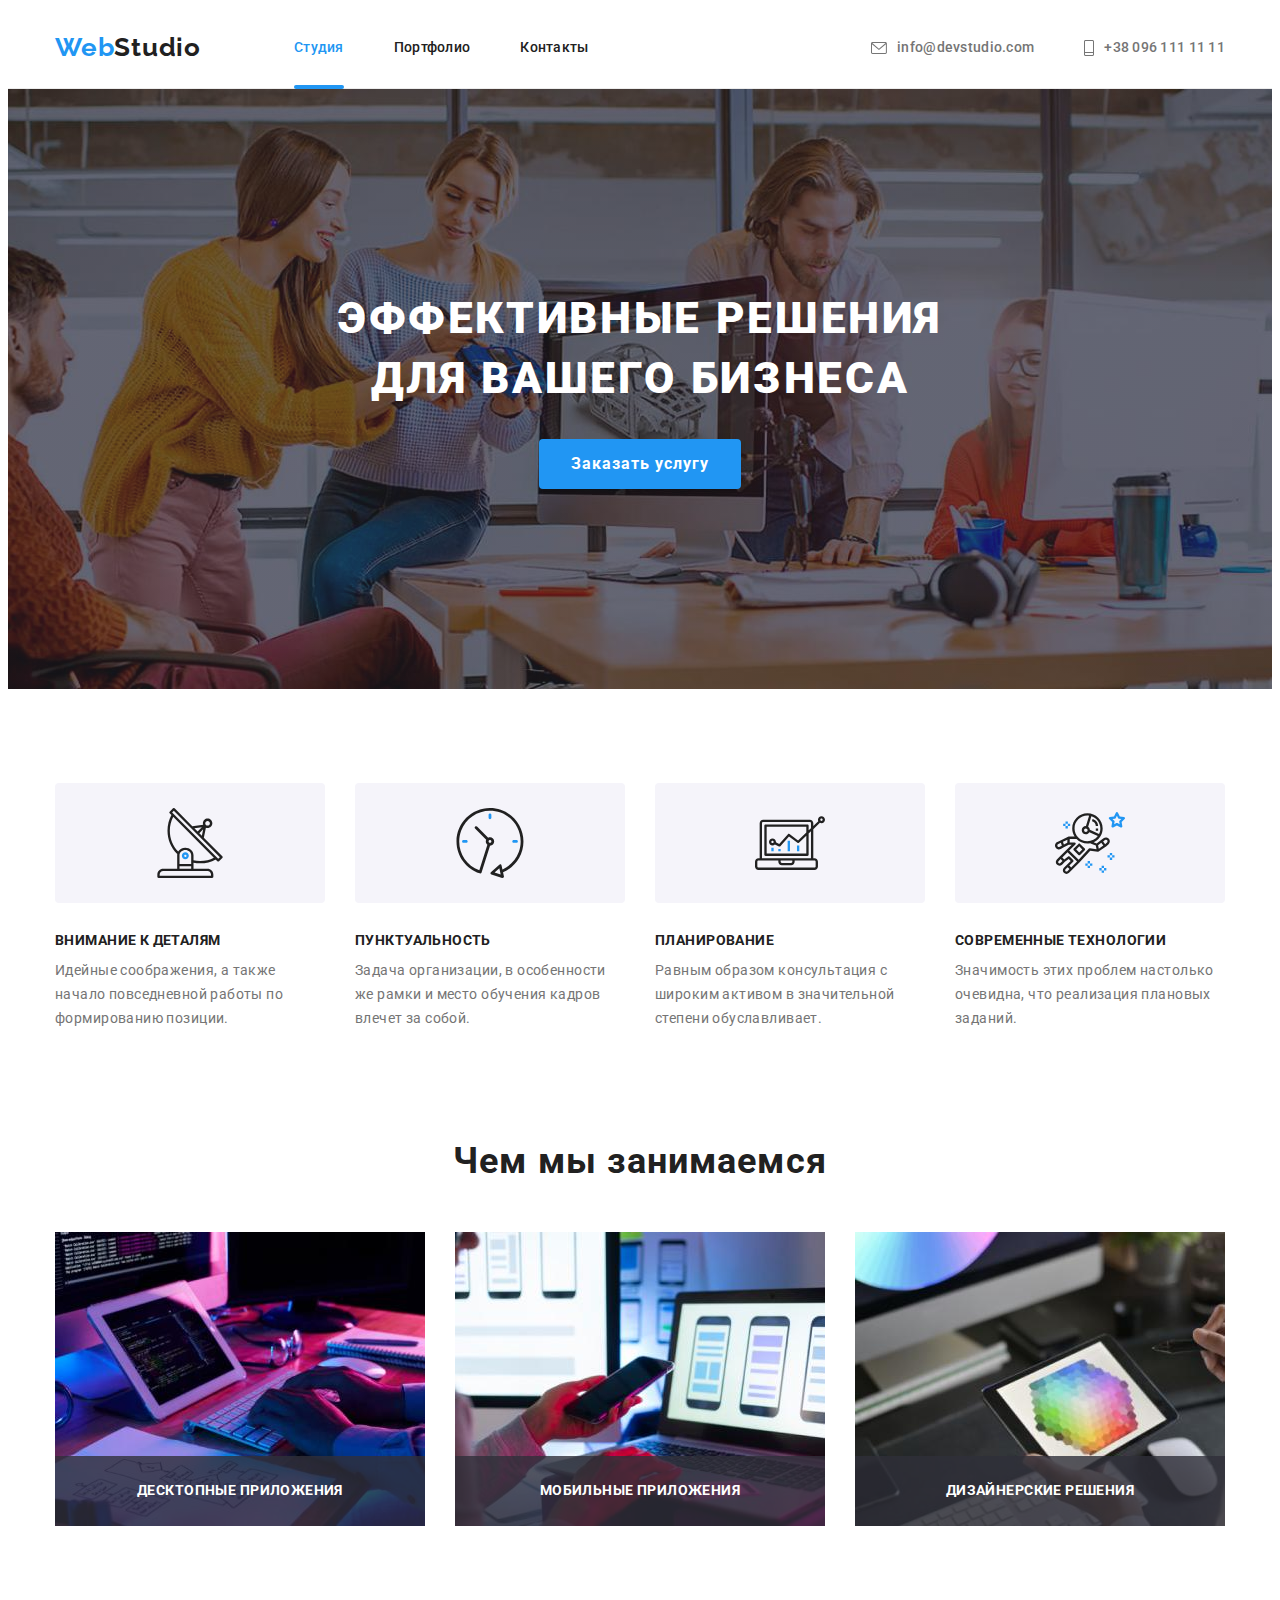
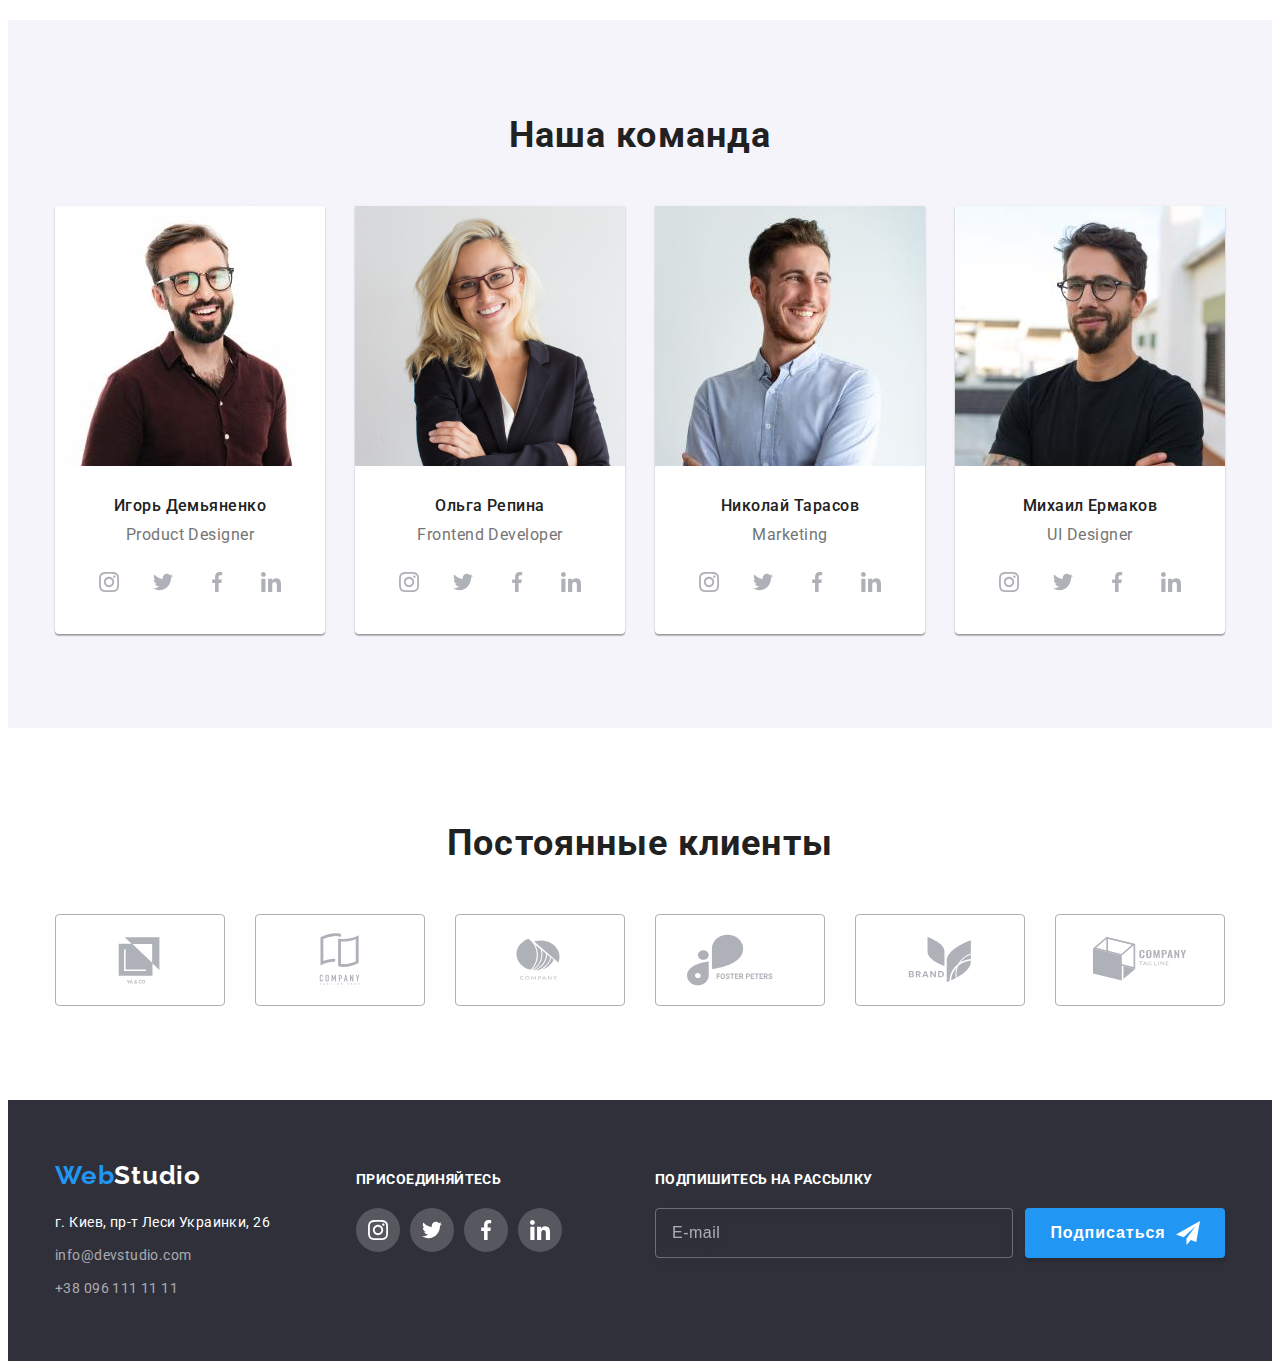
<file: index.html>
<!DOCTYPE html>
<html lang="ru">
  <head>
    <meta charset="UTF-8" />
    <meta http-equiv="X-UA-Compatible" content="IE=edge" />
    <meta name="viewport" content="width=device-width, initial-scale=1.0" />
    <title>WebStudio</title>
    <link rel="preconnect" href="https://fonts.googleapis.com" />
    <link rel="preconnect" href="https://fonts.gstatic.com" crossorigin />
    <link
      href="https://fonts.googleapis.com/css2?family=Raleway:wght@700&family=Roboto:wght@400;500;700;900&display=swap"
      rel="stylesheet"
    />
    <link
      rel="stylesheet"
      href="https://cdnjs.cloudflare.com/ajax/libs/modern-normalize/1.1.0/modern-normalize.min.css"
      integrity="sha512-wpPYUAdjBVSE4KJnH1VR1HeZfpl1ub8YT/NKx4PuQ5NmX2tKuGu6U/JRp5y+Y8XG2tV+wKQpNHVUX03MfMFn9Q=="
      crossorigin="anonymous"
      referrerpolicy="no-referrer"
    />
    <!-- <link rel="stylesheet" href="./css/styles.css" /> -->
    <link rel="stylesheet" href="./css/main.min.css" />
  </head>
  <body>
      <!--HEADER-->
  
  <header class="header">
    <div class="conteiner header__container"> 
      <!-- <nav class="header__navigation"> -->
        <a href="./index.html" class="logo header__logo"
          >Web<span class="logo--dark">Studio</span></a
        >
        <!-- МОБИЛЬНОЕ МЕНЮ -->
        <button class="nav__menu-button" type="button" data-menu-open>
          <svg class="nav__icon-menu" width="40" height="40" aria-label="Переключатель мобильного меню">
            <use href="./images/symboldefs.svg#menu-open"></use>
          </svg>
        </button>
        
        <div class="mobile-menu" data-menu>
          <button data-menu-close class="nav__menu-button nav__menu-button--close" type="button">
            <svg class="nav__icon-close" width="40" height="40" aria-label="Переключатель мобильного меню">
              <use href="./images/symboldefs.svg#menu-close"></use>
            </svg>
          </button>
        
          <nav class="mob-nav">
            <ul class="mob-nav__list">
              <li class="mob-nav__item">
                <a href="./index.html" class="mob-nav__link mob-nav__link--current">Студия</a>
              </li>
              <li class="mob-nav__item">
                <a href="./portfolio.html" class="mob-nav__link">Портфолио</a>
              </li>
              <li class="mob-nav__item">
                <a href="#" class="mob-nav__link">Контакты</a>
              </li>
            </ul>
          </nav>
          <div class="mobile-contacts-box">
            <ul class="mobile-contacts">
              <li class="mobile-contacts__item">
                <a href="tel:+380961111111" class="mobile-contacts__tel">
                  +38 096 111 11 11</a>
              </li>
              <li class="mobile-contacts__item">
                <a href="mailto:info@devstudio.com" class="mobile-contacts__mail">
                  info@devstudio.com</a>
              </li>
            </ul>
            <ul class="mobile-social">
              <li class="mobile-social__item">
                <a href="/" class="mobile-social__link">Instagram</a>
              </li>
              <li class="mobile-social__item">
                <a href="/" class="mobile-social__link">Twitter</a>
              </li>
              <li class="mobile-social__item">
                <a href="/" class="mobile-social__link">Facebook</a>
              </li>
              <li class="mobile-social__item">
                <a href="/" class="mobile-social__link">LinkedIn</a>
              </li>
            </ul>
          </div>
        </div>
        <!-- КОНЕЦ МОБИЛЬНОГО МЕНЮ -->

        <nav class="header__navigation">
          <ul class="menu">
            <li class="menu__item">
              <a class="menu__link menu__link--current" href="">Студия</a>
            </li>
            <li class="menu__item">
              <a class="menu__link" href="./portfolio.html" target="_self">Портфолио</a>
            </li>
            <li class="menu__item"><a class="menu__link" href="">Контакты</a></li>
          </ul>
        </nav>
        
      <!-- Авторизация -->
      
      <ul class="header-contacts">
        <li class="header-contacts__item">
          <a class="header-contacts__link" href="mailto:info@devstudio.com"
            >
              <svg class="header-contacts__mail"> 
                <use href="./images/symboldefs.svg#icon-envelope"></use>
              </svg>
            info@devstudio.com</a
          >
        </li>
        <li class="header-contacts__item">
          <a class="header-contacts__link" href="tel:+380961111111"
            >
            <svg class="header-contacts__tel"> 
              <use href="./images/symboldefs.svg#icon-phonevector"></use>
            </svg>
            +38 096 111 11 11</a
          >
        </li>
      </ul>
    
    </div>
  </header>


    <main>
      <!-- ===HERO==
        Эффективные решения для вашего бизнеса-->

      <section class="hero">
      <div class="conteiner">
        <h1 class="hero__title">
          Эффективные решения <br />
          для вашего бизнеса
        </h1>
        <button class="hero__button" type="button" data-modal-open>
          Заказать услугу
        </button>
      </div>
      </section>


      <!--benefits Внимание к деталям\Пунктуальность\Планирование\Современные технологии
        Наши преимущества\-->
      <section class="section"> 
        <div class="conteiner">
        <!--Скрыла название заголовка секции с помощью hidden-->
        <h2 class="visually-hidden">Наши преимущества</h2>

        <ul class="benefits">
          <li class="benefits__item">
            <div class="benefits__box">
              <svg class="benefits__icon">  
                <use href="./images/symboldefs.svg#icon-antenna"></use>
              </svg> 
            </div>
            
            <h3 class="benefits__title">Внимание к деталям</h3>
            <p class="benefits__text">
              Идейные соображения, а также начало повседневной работы по
              формированию позиции.
            </p>
          </li>
          <li class="benefits__item">
            <div class="benefits__box">
              <svg class="benefits__icon"> 
                <use href="./images/symboldefs.svg#icon-clock"></use>
              </svg> 
            </div>
            <h3 class="benefits__title">Пунктуальность</h3>
            <p class="benefits__text">
              Задача организации, в особенности же рамки и место обучения кадров
              влечет за собой.
            </p>
          </li>
          <li class="benefits__item">
            <div class="benefits__box">
              <svg class="benefits__icon"> 
                <use href="./images/symboldefs.svg#icon-diagram"></use>
              </svg> 
            </div>
            <h3 class="benefits__title">Планирование</h3>
            <p class="benefits__text">
              Равным образом консультация с широким активом в значительной
              степени обуславливает.
            </p>
          </li>
          <li class="benefits__item">
            <div class="benefits__box">
              <svg class="benefits__icon"> 
                <use href="./images/symboldefs.svg#icon-astronaut"></use>
              </svg> 
            </div>
            <h3 class="benefits__title">Современные технологии</h3>
            <p class="benefits__text">
              Значимость этих проблем настолько очевидна, что реализация
              плановых заданий.
            </p>
          </li>
        </ul>
      </div>
      </section>

      <!--Чем мы занимаемся-->
      <section class="section section--padding section--desktop">
        <div class="conteiner">
          <h2 class="section__title">Чем мы занимаемся</h2>
          <ul class="work">
            <li class="work__item">
              <picture>
                <source 
                  media="(min-width: 1200px)" 
                  srcset="./images/work-img/work-img-1.jpg 1x, 
                          ./images/work-img/work-img-1@2x.jpg 2x" />
                <img 
                  src="./images/work-img/work-img-1.jpg" 
                  alt="Использование современной компьютерной техники"
                  loading="lazy" />
              </picture>
              
            <div class="work__upper">
              <h3 class="work__subtitle">Десктопные приложения</h3>
            </div>
            </li>


            <li class="work__item">
              <picture>
                <source 
                  media="(min-width: 1200px)"
                  srcset="./images/work-img/work-img-2.jpg 1x, 
                          ./images/work-img/work-img-2@2x.jpg 2x" />
                <img 
                  src="./images/work-img/work-img-2.jpg" 
                  alt="Использование современного телефона для рассылки сообщений через компьютер"
                  loading="lazy" />
              </picture>
            
            <div class="work__upper">
              <h3 class="work__subtitle">Мобильные приложения</h3>
            </div>
            </li>

            <li class="work__item">
              <picture>
                <source 
                  media="(min-width: 1200px)" 
                  srcset="./images/work-img/work-img-3.jpg 1x, 
                          ./images/work-img/work-img-3@2x.jpg 2x" />
                <img 
                  src="./images/work-img/work-img-3.jpg" 
                  alt="Круг с цветовым спектром" 
                  loading="lazy" />
              </picture>
            
            <div class="work__upper">
              <h3 class="work__subtitle">Дизайнерские решения</h3>
            </div>
            </li>
          
          </ul>
      </div>
      </section>

      <!--Наша команда-->
      <section class="section section--background-color">
        <div class="conteiner">
          <h2 class="section__title">Наша команда</h2>

          <ul class="employees">
          <li class="employees__item">
            <picture>
              <source 
                media="(min-width: 1200px)"
                srcset="./images/employees/employees-1-desktop.jpg 1x, ./images/employees/employees-1-desktop@2x.jpg 2x"
              /> 

              <source 
                media="(min-width: 768px)" 
                srcset="./images/employees/employees-1-tablet.jpg 1x, ./images/employees/employees-1-tablet@2x.jpg 2x" 
              />
            
              <source 
                media="(min-width: 280px)" 
                srcset="./images/employees/employees-1.jpg 1x, ./images/employees/employees-1@2x.jpg 2x" 
              />
            <img 
              src="./images/employees/employees-1.jpg"
              alt="Изображен Игорь Демьяненко, дизайнер, брюнет с бородой в корчневой рубашке и очках"
              loading="lazy"
            />
            </picture>
            
            <div class="employees__border">
              <h3 class="employees__title">Игорь Демьяненко</h3>
              <p class="employees__text">Product Designer</p>
              <ul class="social">
                <li class="social__item">
                  <a class="social__link" href="">
                    <svg class="social__icon">
                      <use href="./images/symboldefs.svg#icon-instagram"></use>
                    </svg>
                  </a>
                </li>
                <li class="social__item">
                  <a class="social__link" href="">
                    <svg class="social__icon">
                      <use href="./images/symboldefs.svg#icon-twitter"></use>
                    </svg>
                  </a>
                </li>
                <li class="social__item">
                  <a class="social__link" href="">
                    <svg class="social__icon">
                      <use href="./images/symboldefs.svg#icon-facebook"></use>
                    </svg>
                  </a>
                </li>
                <li class="social__item">
                  <a class="social__link" href="">
                    <svg class="social__icon">
                      <use href="./images/symboldefs.svg#icon-linkedin"></use>
                    </svg>
                  </a>
                </li>
              </ul>
            </div>
          </li>

          <li class="employees__item">
            <picture>
              <source media="(min-width: 1200px)" 
              srcset="
                ./images/employees/employees-2-desktop.jpg 1x,
                ./images/employees/employees-2-desktop@2x.jpg 2x,
                " />
                              
                <source media="(min-width: 768px)" 
                srcset="
                  ./images/employees/employees-2-tablet.jpg 1x,
                  ./images/employees/employees-2-tablet@2x.jpg 2x,
                  " />
                
                <source media="(min-width: 280px)" 
                srcset="./images/employees/employees-2.jpg 1x,
                  ./images/employees/employees-2@2x.jpg 2x,
                  " />
                  
                <img src="./images/employees/employees-2.jpg"
                  alt="Изображена Ольга Репина, фронтенд-разработчик, блондинка в очках"
                  loading="lazy" 
                    />
                </picture>
            
            <div class="employees__border">
              <h3 class="employees__title">Ольга Репина</h3>
              <p class="employees__text">Frontend Developer</p>
              <ul class="social">
                <li class="social__item">
                  <a class="social__link" href="">
                    <svg class="social__icon">
                      <use href="./images/symboldefs.svg#icon-instagram"></use>
                    </svg>
                  </a>
                </li>
                <li class="social__item">
                  <a class="social__link" href="">
                    <svg class="social__icon">
                      <use href="./images/symboldefs.svg#icon-twitter"></use>
                    </svg>
                  </a>
                </li>
                <li class="social__item">
                  <a class="social__link" href="">
                    <svg class="social__icon">
                      <use href="./images/symboldefs.svg#icon-facebook"></use>
                    </svg>
                  </a>
                </li>
                <li class="social__item">
                  <a class="social__link" href="">
                    <svg class="social__icon">
                      <use href="./images/symboldefs.svg#icon-linkedin"></use>
                    </svg>
                  </a>
                </li>
              </ul>
            </div>

          </li>
          <li class="employees__item">
            <picture>
              <source media="(min-width: 1200px)" srcset="
                ./images/employees/employees-3-desktop.jpg 1x,
                ./images/employees/employees-3-desktop@2x.jpg 2x,
                " />
              
                <source media="(min-width: 768px)" srcset="
                  ./images/employees/employees-3-tablet.jpg 1x,
                  ./images/employees/employees-3-tablet@2x.jpg 2x,
                  " />
                
                  <source media="(min-width: 280px)" srcset="
                    ./images/employees/employees-3.jpg 1x,
                    ./images/employees/employees-3@2x.jpg 2x,
                    " />
                  <img src="./images/employees/employees-3.jpg"
                    alt="Изображен Николай Тарасов, сотрудник отдела маркетинга, молодой человек с бородой в белой рубашке"
                    loading="lazy" />
                </picture>
            
            <div class="employees__border">
              <h3 class="employees__title">Николай Тарасов</h3>
              <p class="employees__text">Marketing</p>
              <ul class="social">
                <li class="social__item">
                  <a class="social__link" href="">
                    <svg class="social__icon">
                      <use href="./images/symboldefs.svg#icon-instagram"></use>
                    </svg>
                  </a>
                </li>
                <li class="social__item">
                  <a class="social__link" href="">
                    <svg class="social__icon">
                      <use href="./images/symboldefs.svg#icon-twitter"></use>
                    </svg>
                  </a>
                </li>
                <li class="social__item">
                  <a class="social__link" href="">
                    <svg class="social__icon">
                      <use href="./images/symboldefs.svg#icon-facebook"></use>
                    </svg>
                  </a>
                </li>
                <li class="social__item">
                  <a class="social__link" href="">
                    <svg class="social__icon">
                      <use href="./images/symboldefs.svg#icon-linkedin"></use>
                    </svg>
                  </a>
                </li>
              </ul>
            </div>

          </li>
          <li class="employees__item">
            <picture>
              <source media="(min-width: 1200px)" srcset="
                ./images/employees/employees-4-desktop.jpg 1x,
                ./images/employees/employees-4-desktop@2x.jpg 2x" />
              
                <source media="(min-width: 768px)" srcset="
                  ./images/employees/employees-4-tablet.jpg 1x,
                  ./images/employees/employees-4-tablet@2x.jpg 2x" />
                
                  <source media="(min-width: 280px)" srcset="
                  ./images/employees/employees-4.jpg 1x,
                  ./images/employees/employees-4@2x.jpg 2x,
                  " />
                  <img src="./images/employees/employees-1.jpg"
                    alt="Изображен Михаил Ермаков, дизайнер, молодой человек с бородой в черной футболке"
                    loading="lazy" 
                  />
                </picture>
            
            <div class="employees__border">
              <h3 class="employees__title">Михаил Ермаков</h3>
              <p class="employees__text">UI Designer</p>
              <ul class="social">
                <li class="social__item">
                  <a class="social__link" href="">
                    <svg class="social__icon">
                      <use href="./images/symboldefs.svg#icon-instagram"></use>
                    </svg>
                  </a> 
                </li>
                <li class="social__item">
                  <a class="social__link" href="">
                    <svg class="social__icon">
                      <use href="./images/symboldefs.svg#icon-twitter"></use>
                    </svg>
                  </a>
                </li>
                <li class="social__item">
                  <a class="social__link" href="">
                    <svg class="social__icon">
                      <use href="./images/symboldefs.svg#icon-facebook"></use>
                    </svg>
                  </a>
                </li>
                <li class="social__item">
                  <a class="social__link" href="">
                    <svg class="social__icon">
                      <use href="./images/symboldefs.svg#icon-linkedin"></use>
                    </svg>
                  </a>
                </li>
              </ul>
            </div>
          </li>
        </ul>
        </div>
      </section>

      <!-- Постоянные клиенты -->
      <section class="section">
        <div class="conteiner">
          <h2 class="section__title">Постоянные клиенты</h2>
          <ul class="clients">
            <li class="clients__item">
              <a class="clients__link" href="">
                <svg class="clients__icon">
                  <use href="./images/symboldefs.svg#icon-companyyaco"></use>
                </svg>
              </a>

            </li>
            <li class="clients__item">
              <a class="clients__link" href="">
                <svg class="clients__icon">
                  <use href="./images/symboldefs.svg#icon-companytaglinehere"></use>
                </svg>
              </a>

            </li>
            <li class="clients__item">
              <a class="clients__link" href="">
                <svg class="clients__icon">
                  <use href="./images/symboldefs.svg#icon-companycompany"></use>
                </svg>
              </a>

            </li>
            <li class="clients__item">
              <a class="clients__link" href="">
                <svg class="clients__icon">
                  <use href="./images/symboldefs.svg#icon-companyfosterpeters"></use>
                </svg>
              </a>

            </li>
            <li class="clients__item">
              <a class="clients__link" href="">
                <svg class="clients__icon">
                  <use href="./images/symboldefs.svg#icon-companybrend"></use>
                </svg>
              </a>

            </li>
            <li class="clients__item">
              <a class="clients__link" href="">
                <svg class="clients__icon">
                  <use href="./images/symboldefs.svg#icon-companytagline"></use>
                </svg>
              </a>
            </li>
          </ul>

        </div>
        
      </section>
    </main>

    <!--FOOTER-->
    <footer class="footer">
      <div class="conteiner footer__conteiner">
        <div class="footer-tablet-box">
          <div class="footer-contacts">
            <a class="logo footer__logo" href="/">Web<span class="logo--light">Studio</span></a>
          
            <address class="footer__address">
              <ul class="footer__addr-list">
                <li class="footer__item">
                  <a class="footer__addr-link" href="https://goo.gl/maps/nk7uNHykZLFtEG5r5" target="_blank">г. Киев, пр-т Леси
                    Украинки, 26</a>
                </li>
                <li class="footer__item">
                  <a class="footer__mail-link" href="mailto:info@devstudio.com">info@devstudio.com</a>
                </li>
                <li class="footer__item">
                  <a class="footer__phone-link" href="tel:+380961111111">+38 096 111 11 11</a>
                </li>
              </ul>
            </address>
          </div>
          
          <div class="footer__social">
            <p class="footer__text">Присоединяйтесь</p>
            <ul class="social">
              <li class="social__item">
                <a class="social__link" href="">
                  <svg class="social__icon">
                    <use href="./images/symboldefs.svg#icon-instagram"></use>
                  </svg>
                </a>
              </li>
              <li class="social__item">
                <a class="social__link" href="">
                  <svg class="social__icon">
                    <use href="./images/symboldefs.svg#icon-twitter"></use>
                  </svg>
                </a>
              </li>
              <li class="social__item">
                <a class="social__link" href="">
                  <svg class="social__icon">
                    <use href="./images/symboldefs.svg#icon-facebook"></use>
                  </svg>
                </a>
              </li>
              <li class="social__item">
                <a class="social__link" href="">
                  <svg class="social__icon">
                    <use href="./images/symboldefs.svg#icon-linkedin"></use>
                  </svg>
                </a>
              </li>
            </ul>
          </div>
        </div>
        <form class="subscribe">
          <p class="footer__text">Подпишитесь на рассылку</p>
          <div class="subscribe__box">
            <label class="subscribe__label">
              <input type="text" class="subscribe__form-input" name="footer-email" placeholder="E-mail">
            </label>
            <button class="subscribe__btn" type="submit">Подписаться<svg class="subscribe__btn-icon" width="24" height="24">
                <use href="./images/symboldefs.svg#iconfooterplane"></use>
              </svg></button>
          </div>
        </form>
          
      </div>
    </footer>
    <!-- Всплывающее окно -->
    <div class="backdrop is-hidden" data-modal>
      <div class="modal">
        <button type="button" class="modal__close-button" data-modal-close>
          <svg class="modal__close-icon">
            <use href="./images/symboldefs.svg#close"></use>
          </svg>
        </button>
        
        <form action="#" class="modal__form">
          <p class="modal__title">Оставьте свои данные, мы вам перезвоним</p>
          <div class="modal__field">
            <label for="user-name" class="modal__label-text">Имя</label>
            <div class="modal__input-wrap">
              <input   type="text" name="user-name" id="user-name" class="modal__form-input" required minlength="2"/>
              <svg class="modal__input-icon" width="18" height="18">
                <use href="./images/symboldefs.svg#iconmodalperson"></use>
              </svg>
            </div> 
          </div>

          <div class="modal__field">
            <label for="user-tel" class="modal__label-text">Телефон</label>
            <div class="modal__input-wrap">
              <input type="tel" name="user-tel" id="user-tel" class="modal__form-input" required />
              <svg class="modal__input-icon" width="18" height="18">
                <use href="./images/symboldefs.svg#iconmodalphone"></use>
              </svg>
            </div>  
          </div>

          <div class="modal__field">
            <label for="user-email" class="modal__label-text">Почта</label>
            <div class="modal__input-wrap">
              <input type="email" name="user-email" id="user-email" class="modal__form-input" required/>
              <svg class="modal__input-icon" width="18" height="18">
                <use href="./images/symboldefs.svg#iconmodalemail"></use>
              </svg>
            </div>  
          </div>   

            <div class="modal__comment">
              <label for="comment" class="modal__label-text">Комментарий</label>
              <textarea class="modal__form-text" name="comment" id="comment" placeholder="Введите текст"></textarea>
            </div>
            
            <label class="modal__checkbox-label">
              <input
                type="checkbox"
                name="checkbox"
                value="agree"
                class="modal__checkbox-field visually-hidden"
              />
              <svg class="modal__checkbox-icon">
                <use href="./images/symboldefs.svg#checkbox"></use>
              </svg>
              <span>
                Соглашаюсь с рассылкой и принимаю
                <a class="modal__checkbox-link" href="/">Условия договора</a>
              </span>
            </label>

            <button class="modal__btn-send" type="submit">Отправить</button>
            
        </form>

      </div> 
    </div>
    <script src="./js/modal.js"></script>
    <script src="./js/menu.js"></script>
  </body>
</html>
</file>
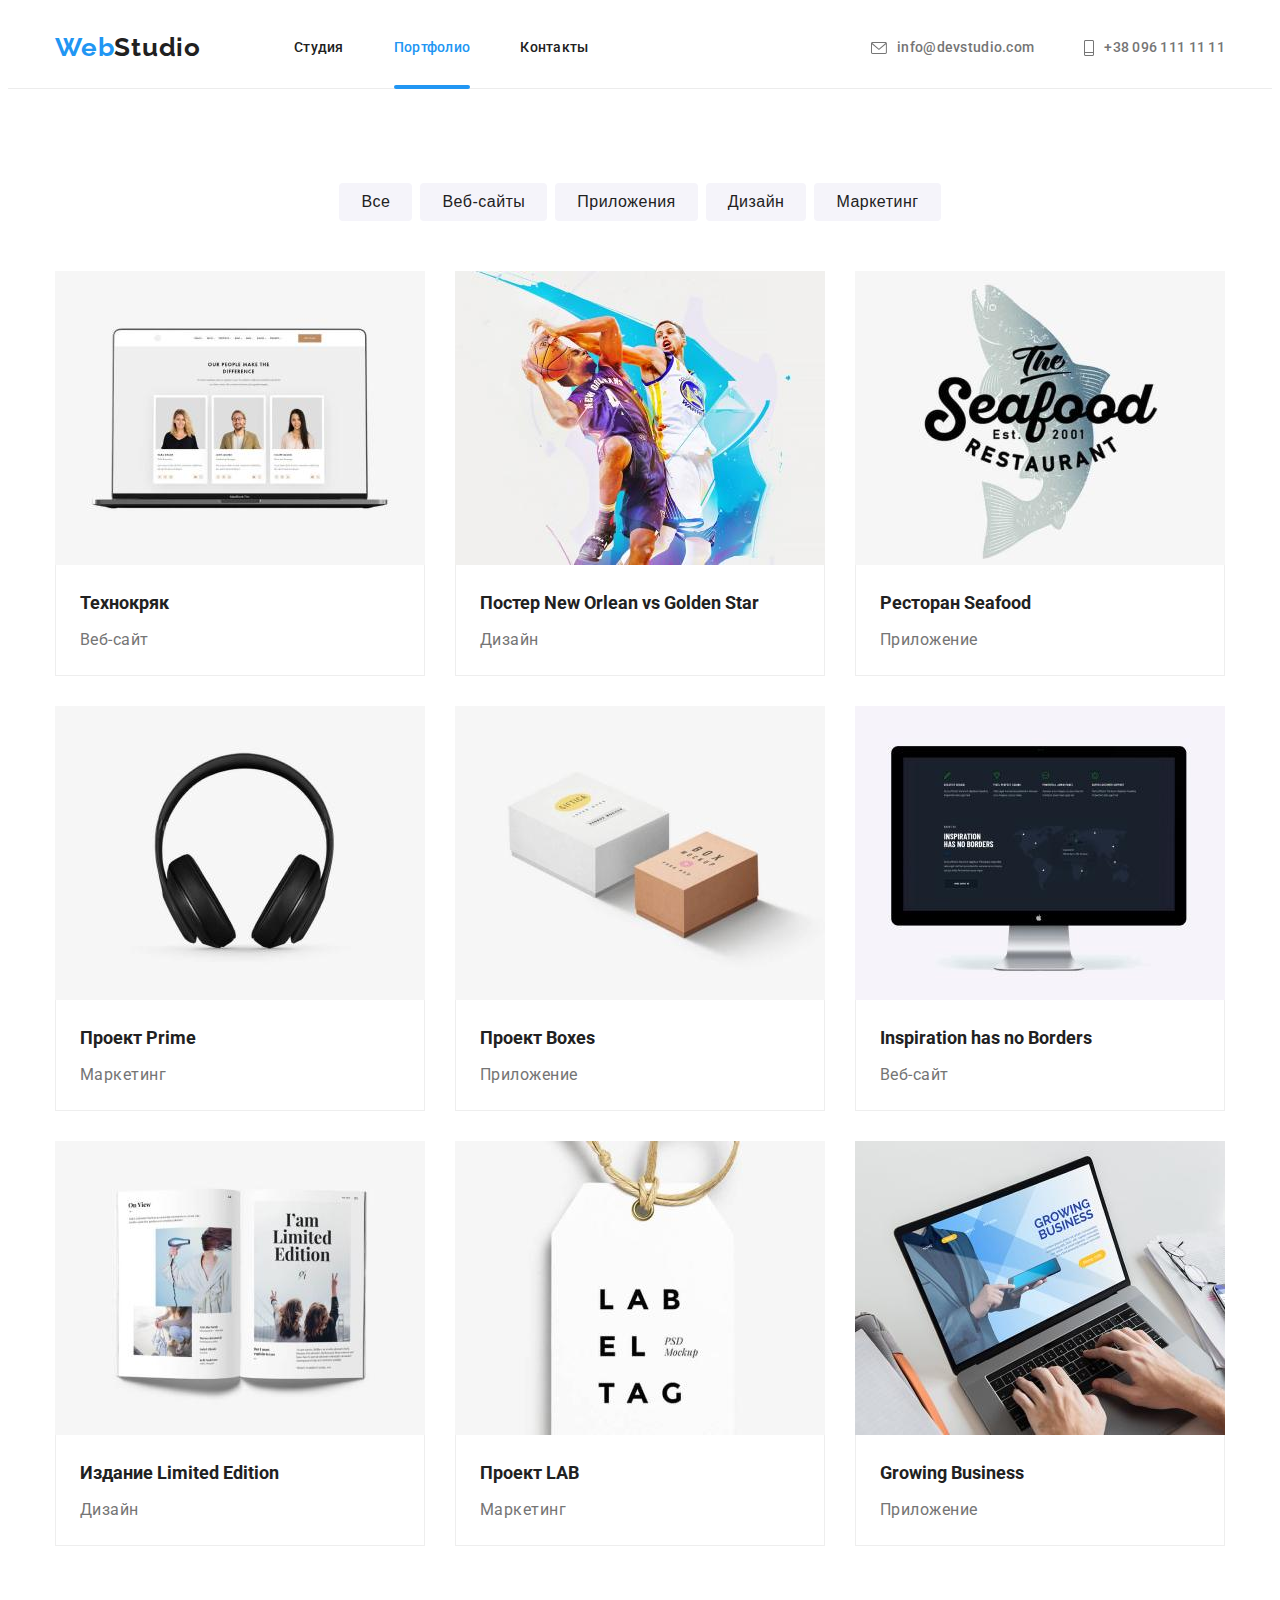
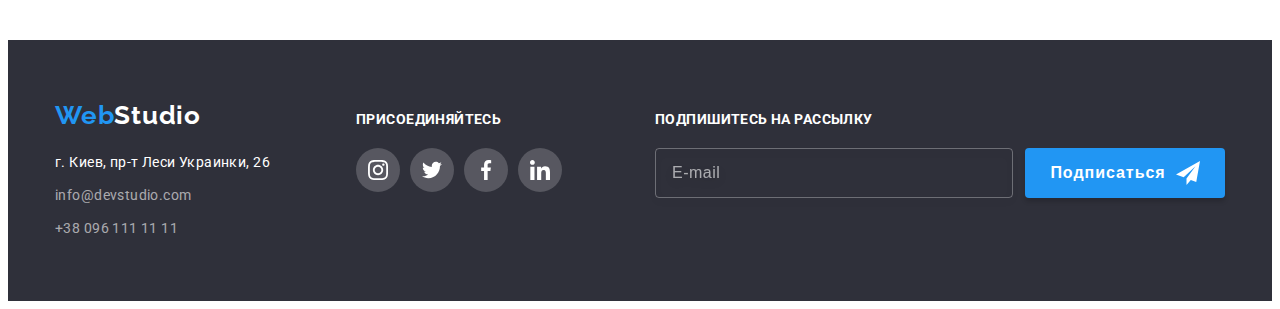
<file: portfolio.html>
<!DOCTYPE html>
<html lang="ru">
  <head>
    <meta charset="UTF-8" />
    <meta http-equiv="X-UA-Compatible" content="IE=edge" />
    <meta name="viewport" content="width=device-width, initial-scale=1.0" />
    <title>WebStudio</title>
    <link rel="preconnect" href="https://fonts.googleapis.com" />
    <link rel="preconnect" href="https://fonts.gstatic.com" crossorigin />
    <link
      href="https://fonts.googleapis.com/css2?family=Raleway:wght@700&family=Roboto:wght@400;500;700;900&display=swap"
      rel="stylesheet"
    />
    <link
      rel="stylesheet"
      href="https://cdnjs.cloudflare.com/ajax/libs/modern-normalize/1.1.0/modern-normalize.min.css"
      integrity="sha512-wpPYUAdjBVSE4KJnH1VR1HeZfpl1ub8YT/NKx4PuQ5NmX2tKuGu6U/JRp5y+Y8XG2tV+wKQpNHVUX03MfMFn9Q=="
      crossorigin="anonymous"
      referrerpolicy="no-referrer"
    />
    <!-- <link rel="stylesheet" href="./css/styles.css" /> -->
    <link rel="stylesheet" href="./css/main.min.css"/>
  </head>
  <body>
    <!--  ====HEADER=====  -->
    <header class="header">
      <div class="conteiner header__container">
        <!-- <nav class="header__navigation"> -->
        <a href="./index.html" class="logo header__logo">Web<span class="logo--dark">Studio</span></a>
        <!-- МОБИЛЬНОЕ МЕНЮ -->
        <button class="nav__menu-button" type="button" data-menu-open>
          <svg class="nav__icon-menu" width="40" height="40" aria-label="Переключатель мобильного меню">
            <use href="./images/symboldefs.svg#menu-open"></use>
          </svg>
        </button>
    
        <div class="mobile-menu" data-menu>
          <button data-menu-close class="nav__menu-button nav__menu-button--close" type="button">
            <svg class="nav__icon-close" width="40" height="40" aria-label="Переключатель мобильного меню">
              <use href="./images/symboldefs.svg#menu-close"></use>
            </svg>
          </button>
    
          <nav class="mob-nav">
            <ul class="mob-nav__list">
              <li class="mob-nav__item">
                <a href="./index.html" class="mob-nav__link">Студия</a>
              </li>
              <li class="mob-nav__item">
                <a href="./portfolio.html" class="mob-nav__link mob-nav__link--current">Портфолио</a>
              </li>
              <li class="mob-nav__item">
                <a href="#" class="mob-nav__link">Контакты</a>
              </li>
            </ul>
          </nav>
          <div class="mobile-contacts-box">
            <ul class="mobile-contacts">
              <li class="mobile-contacts__item">
                <a href="tel:+380961111111" class="mobile-contacts__tel">
                  +38 096 111 11 11</a>
              </li>
              <li class="mobile-contacts__item">
                <a href="mailto:info@devstudio.com" class="mobile-contacts__mail">
                  info@devstudio.com</a>
              </li>
            </ul>
            <ul class="mobile-social">
              <li class="mobile-social__item">
                <a href="/" class="mobile-social__link">Instagram</a>
              </li>
              <li class="mobile-social__item">
                <a href="/" class="mobile-social__link">Twitter</a>
              </li>
              <li class="mobile-social__item">
                <a href="/" class="mobile-social__link">Facebook</a>
              </li>
              <li class="mobile-social__item">
                <a href="/" class="mobile-social__link">LinkedIn</a>
              </li>
            </ul>
          </div>
        </div>
        <!-- КОНЕЦ МОБИЛЬНОГО МЕНЮ -->
    
        <nav class="header__navigation">
          <ul class="menu">
            <li class="menu__item">
              <a class="menu__link" href="./index.html">Студия</a>
            </li>
            <li class="menu__item">
              <a class="menu__link menu__link--current" href="" target="_self">Портфолио</a>
            </li>
            <li class="menu__item"><a class="menu__link" href="">Контакты</a></li>
          </ul>
        </nav>
        <!-- ======= -->
    
        <!-- Авторизация -->
    
        <ul class="header-contacts">
          <li class="header-contacts__item">
            <a class="header-contacts__link" href="mailto:info@devstudio.com">
              <svg class="header-contacts__mail">
                <use href="./images/symboldefs.svg#icon-envelope"></use>
              </svg>
              info@devstudio.com</a>
          </li>
          <li class="header-contacts__item">
            <a class="header-contacts__link" href="tel:+380961111111">
              <svg class="header-contacts__tel">
                <use href="./images/symboldefs.svg#icon-phonevector"></use>
              </svg>
              +38 096 111 11 11</a>
          </li>
        </ul>
    
      </div>
    </header>

    <main>
      <section class="section">
        <div class="conteiner">
        <h1 class="visually-hidden">Примеры наших работ</h1>
        <ul class="filter">
          <li class="filter__item">
            <button type="button" class="filter__button">Все</button>
          </li>
          <li class="filter__item">
            <button type="button" class="filter__button">Веб-сайты</button>
          </li>
          <li class="filter__item">
            <button type="button" class="filter__button">Приложения</button>
          </li>
          <li class="filter__item">
            <button type="button" class="filter__button">Дизайн</button>
          </li>
          <li class="filter__item">
            <button type="button" class="filter__button">Маркетинг</button>
          </li>
        </ul>
        <!--КАРТОЧКИ --> 

        <ul class="cards">
          <!--Портфолио Карточка 1 Ноутбук-->
          <li class="cards__item">
            <a class="cards__link" href=""
              >
              <div class="cards__box">
                  <picture>
                    <source media="(min-width: 1200px)" srcset="
                      ./images/portfolio-img/card-1-desktop.jpg    1x,
                      ./images/portfolio-img/card-1-desktop@2x.jpg 2x
                      " />
                    <source media="(min-width: 768px)" srcset="
                      ./images/portfolio-img/card-1-tablet.jpg    1x,                  
                      ./images/portfolio-img/card-1-tablet@2x.jpg 2x
                      " />
                    <source media="(min-width: 280px)" srcset="
                      ./images/portfolio-img/card-1.jpg    1x,
                      ./images/portfolio-img/card-1@2x.jpg 2x
                      " />
                    <img src="./images/portfolio-img/card-1.jpg" alt="Сайт" loading="lazy" />
                  </picture>
                    <div class="cards__overlay">
                      <p class="cards__overlay-text">
                        Технокряк это современная площадка распространения
                        коронавируса. Компании используют эту платформу для
                        цифрового шпионажа и атак на защищённые сервера
                        конкурентов.
                      </p>
                    </div>
              </div>
              
              <div class="cards__sign">
                <h2 class="cards__headline">Технокряк</h2>
                <p class="cards__text">Веб-сайт</p>
              </div>
            </a>
          </li>
          <!--Портфолио Карточка 2 Баскетбол-->
          <li class="cards__item">
            <a class="cards__link" href=""
              >
              <div class="cards__box">
                <picture>
                  <source media="(min-width: 1200px)" srcset="
                      ./images/portfolio-img/card-2-desktop.jpg    1x,
                      ./images/portfolio-img/card-2-desktop@2x.jpg 2x
                      " />
                  <source media="(min-width: 768px)" srcset="
                      ./images/portfolio-img/card-2-tablet.jpg    1x,                  
                      ./images/portfolio-img/card-2-tablet@2x.jpg 2x
                      " />
                  <source media="(min-width: 280px)" srcset="
                      ./images/portfolio-img/card-2.jpg    1x,
                      ./images/portfolio-img/card-2@2x.jpg 2x
                      " />
                  <img src="./images/portfolio-img/card-2.jpg" alt="Два баскетболиста в прыжке с мячом" loading="lazy" />

                    <div class="cards__overlay">
                      <p class="cards__overlay-text">
                        Технокряк это современная площадка распространения
                        коронавируса. Компании используют эту платформу для
                        цифрового шпионажа и атак на защищённые сервера
                        конкурентов.
                      </p>
                    </div>
              </div>
              
              <div class="cards__sign">
                <h2 class="cards__headline">Постер <span lang="en">New Orlean vs Golden Star</span></h2>
                <p class="cards__text">Дизайн</p>
              </div>
            </a>
          </li>
          
          <!--Портфолио Карточка 3 Ресторан-->
          <li class="cards__item">
            <a class="cards__link" href=""
              >
              <div class="cards__box">
                <picture>
                  <source media="(min-width: 1200px)" srcset="
                      ./images/portfolio-img/card-3-desktop.jpg    1x,
                      ./images/portfolio-img/card-3-desktop@2x.jpg 2x
                      " />
                  <source media="(min-width: 768px)" srcset="
                      ./images/portfolio-img/card-3-tablet.jpg    1x,                  
                      ./images/portfolio-img/card-3-tablet@2x.jpg 2x
                      " />
                  <source media="(min-width: 280px)" srcset="
                      ./images/portfolio-img/card-3.jpg    1x,
                      ./images/portfolio-img/card-3@2x.jpg 2x
                      " />
                  <img src="./images/portfolio-img/card-3.jpg" alt="Название ресторана на фоне акулы" loading="lazy" />
                </picture>

                <div class="cards__overlay">
                  <p class="cards__overlay-text">
                    Технокряк это современная площадка распространения
                    коронавируса. Компании используют эту платформу для
                    цифрового шпионажа и атак на защищённые сервера
                    конкурентов.
                  </p>
                </div>
              </div>

              
              <div class="cards__sign">
                <h2 class="cards__headline">
                  Ресторан <span lang="en">Seafood</span>
                </h2>
                <p class="cards__text">Приложение</p>
              </div>
            </a>
          </li>
          <!--Портфолио Карточка 4 Наушники-->
          <li class="cards__item">
            <a class="cards__link" href=""
              >
              <div class="cards__box">
                <picture>
                  <source media="(min-width: 1200px)" srcset="
                      ./images/portfolio-img/card-4-desktop.jpg    1x,
                      ./images/portfolio-img/card-4-desktop@2x.jpg 2x
                      " />
                  <source media="(min-width: 768px)" srcset="
                      ./images/portfolio-img/card-4-tablet.jpg    1x,                  
                      ./images/portfolio-img/card-4-tablet@2x.jpg 2x
                      " />
                  <source media="(min-width: 280px)" srcset="
                      ./images/portfolio-img/card-4.jpg    1x,
                      ./images/portfolio-img/card-4@2x.jpg 2x
                      " />
                  <img src="./images/portfolio-img/card-4.jpg" alt="Черные большие наушники" loading="lazy" />
                </picture>
                
                <div class="cards__overlay">
                  <p class="cards__overlay-text">
                    Технокряк это современная площадка распространения
                    коронавируса. Компании используют эту платформу для
                    цифрового шпионажа и атак на защищённые сервера
                    конкурентов.
                  </p>
                </div>
              </div>

              <div class="cards__sign">
                <h2 class="cards__headline">
                  Проект <span lang="en">Prime</span>
                </h2>
                <p class="cards__text">Маркетинг</p>
              </div>
            </a>
          </li>
          <!--Портфолио Карточка 5 Боксы-->
          <li class="cards__item">
            <a class="cards__link" href=""
              >
              <div class="cards__box">
                <picture>
                  <source media="(min-width: 1200px)" srcset="
                      ./images/portfolio-img/card-5-desktop.jpg    1x,
                      ./images/portfolio-img/card-5-desktop@2x.jpg 2x
                      " />
                  <source media="(min-width: 768px)" srcset="
                      ./images/portfolio-img/card-5-tablet.jpg    1x,                  
                      ./images/portfolio-img/card-5-tablet@2x.jpg 2x
                      " />
                  <source media="(min-width: 280px)" srcset="
                      ./images/portfolio-img/card-5.jpg    1x,
                      ./images/portfolio-img/card-5@2x.jpg 2x
                      " />
                  <img src="./images/portfolio-img/card-1.jpg" alt="Белый большой бокс и коричневый бокс поменьше" loading="lazy" />
                </picture>
                
                <div class="cards__overlay">
                  <p class="cards__overlay-text">
                    Технокряк это современная площадка распространения
                    коронавируса. Компании используют эту платформу для
                    цифрового шпионажа и атак на защищённые сервера
                    конкурентов.
                  </p>
                </div>
              </div>

              <div class="cards__sign">
                <h2 class="cards__headline">
                  Проект <span lang="en">Boxes</span>
                </h2>
                <p class="cards__text">Приложение</p>
              </div>
            </a>
          </li>
          <!--Портфолио Карточка 6 Моноблок-->
          <li class="cards__item">
            <a class="cards__link" href=""
              >
              <div class="cards__box">
              <picture>
                <source media="(min-width: 1200px)" srcset="
                      ./images/portfolio-img/card-6-desktop.jpg    1x,
                      ./images/portfolio-img/card-6-desktop@2x.jpg 2x
                      " />
                <source media="(min-width: 768px)" srcset="
                      ./images/portfolio-img/card-6-tablet.jpg    1x,                  
                      ./images/portfolio-img/card-6-tablet@2x.jpg 2x
                      " />
                <source media="(min-width: 280px)" srcset="
                      ./images/portfolio-img/card-6.jpg    1x,
                      ./images/portfolio-img/card-6@2x.jpg 2x
                      " />
                <img src="./images/portfolio-img/card-6.jpg" alt="Большой моноблок с изображением карт на экране" loading="lazy" />
              </picture>
                
                <div class="cards__overlay">
                  <p class="cards__overlay-text">
                    Технокряк это современная площадка распространения
                    коронавируса. Компании используют эту платформу для
                    цифрового шпионажа и атак на защищённые сервера
                    конкурентов.
                  </p>
                </div>
              </div>
              
              <div class="cards__sign">
                <h2 class="cards__headline">
                  <span lang="en">Inspiration has no Borders</span>
                </h2>
                <p class="cards__text">Веб-сайт</p>
              </div>
            </a>
          </li>
          <!--Портфолио Карточка 7 Журнал-->
          <li class="cards__item">
            <a class="cards__link" href=""
              >
              <div class="cards__box">
                <picture>
                  <source media="(min-width: 1200px)" srcset="
                      ./images/portfolio-img/card-7-desktop.jpg    1x,
                      ./images/portfolio-img/card-7-desktop@2x.jpg 2x
                      " />
                  <source media="(min-width: 768px)" srcset="
                      ./images/portfolio-img/card-7-tablet.jpg    1x,                  
                      ./images/portfolio-img/card-7-tablet@2x.jpg 2x
                      " />
                  <source media="(min-width: 280px)" srcset="
                      ./images/portfolio-img/card-7.jpg    1x,
                      ./images/portfolio-img/card-7@2x.jpg 2x
                      " />
                  <img src="./images/portfolio-img/card-7.jpg" alt="Открытый глянцевый журнал" loading="lazy" />
                </picture>
                
                <div class="cards__overlay">
                  <p class="cards__overlay-text">
                    Технокряк это современная площадка распространения
                    коронавируса. Компании используют эту платформу для
                    цифрового шпионажа и атак на защищённые сервера
                    конкурентов.
                  </p>
                </div>
              </div>
              
              <div class="cards__sign">
                <h2 class="cards__headline">
                  Издание <span lang="en">Limited Edition</span>
                </h2>
                <p class="cards__text">Дизайн</p>
              </div>
            </a>
          </li>
          <!--Портфолио Карточка 8 LAB-->
          <li class="cards__item">
            <a class="cards__link" href=""
              >
              <div class="cards__box">
                <picture>
                  <source media="(min-width: 1200px)" srcset="
                      ./images/portfolio-img/card-8-desktop.jpg    1x,
                      ./images/portfolio-img/card-8-desktop@2x.jpg 2x
                      " />
                  <source media="(min-width: 768px)" srcset="
                      ./images/portfolio-img/card-8-tablet.jpg    1x,                  
                      ./images/portfolio-img/card-8-tablet@2x.jpg 2x
                      " />
                  <source media="(min-width: 280px)" srcset="
                      ./images/portfolio-img/card-8.jpg    1x,
                      ./images/portfolio-img/card-8@2x.jpg 2x
                      " />
                  <img src="./images/portfolio-img/card-8.jpg" alt="Бирка с рекламой" loading="lazy" />
                </picture>
                
                <div class="cards__overlay">
                  <p class="cards__overlay-text">
                    Технокряк это современная площадка распространения
                    коронавируса. Компании используют эту платформу для
                    цифрового шпионажа и атак на защищённые сервера
                    конкурентов.
                  </p>
                </div>
              </div>
              
              <div class="cards__sign">
                <h2 class="cards__headline">Проект <span lang="en">LAB</span></h2>
              <p class="cards__text">Маркетинг</p>
              </div>
            </a> 
          </li>
          <!--Портфолио Карточка 9 Business-->
          <li class="cards__item">
            <a class="cards__link" href=""
              >
              <div class="cards__box">
                <picture>
                  <source media="(min-width: 1200px)" srcset="
                      ./images/portfolio-img/card-9-desktop.jpg    1x,
                      ./images/portfolio-img/card-9-desktop@2x.jpg 2x
                      " />
                  <source media="(min-width: 768px)" srcset="
                      ./images/portfolio-img/card-9-tablet.jpg    1x,                  
                      ./images/portfolio-img/card-9-tablet@2x.jpg 2x
                      " />
                  <source media="(min-width: 280px)" srcset="
                      ./images/portfolio-img/card-9.jpg    1x,
                      ./images/portfolio-img/card-9@2x.jpg 2x
                      " />
                  <img src="./images/portfolio-img/card-9.jpg" alt="Открытый ноутбук, на нем печатают" loading="lazy" />
                </picture>
                
                <div class="cards__overlay">
                  <p class="cards__overlay-text">
                    Технокряк это современная площадка распространения
                    коронавируса. Компании используют эту платформу для
                    цифрового шпионажа и атак на защищённые сервера
                    конкурентов.
                  </p>
                </div>
              </div>
          
              <div class="cards__sign">
                <h2 class="cards__headline">
                  <span lang="en">Growing Business</span>
                </h2>
                <p class="cards__text">Приложение</p>
              </div>
            </a>
          </li>
        </ul>
      </div>
      </section>
    </main>

    <!--Футер-->
    <!--FOOTER-->
    <footer class="footer">
      <div class="conteiner footer__conteiner">
        <div class="footer-tablet-box">
          <div class="footer-contacts">
            <a class="logo footer__logo" href="/">Web<span class="logo--light">Studio</span></a>
    
            <address class="footer__address">
              <ul class="footer__addr-list">
                <li class="footer__item">
                  <a class="footer__addr-link" href="https://goo.gl/maps/nk7uNHykZLFtEG5r5" target="_blank">г. Киев, пр-т
                    Леси
                    Украинки, 26</a>
                </li>
                <li class="footer__item">
                  <a class="footer__mail-link" href="mailto:info@devstudio.com">info@devstudio.com</a>
                </li>
                <li class="footer__item">
                  <a class="footer__phone-link" href="tel:+380961111111">+38 096 111 11 11</a>
                </li>
              </ul>
            </address>
          </div>
    
          <div class="footer__social">
            <p class="footer__text">Присоединяйтесь</p>
            <ul class="social">
              <li class="social__item">
                <a class="social__link" href="">
                  <svg class="social__icon">
                    <use href="./images/symboldefs.svg#icon-instagram"></use>
                  </svg>
                </a>
              </li>
              <li class="social__item">
                <a class="social__link" href="">
                  <svg class="social__icon">
                    <use href="./images/symboldefs.svg#icon-twitter"></use>
                  </svg>
                </a>
              </li>
              <li class="social__item">
                <a class="social__link" href="">
                  <svg class="social__icon">
                    <use href="./images/symboldefs.svg#icon-facebook"></use>
                  </svg>
                </a>
              </li>
              <li class="social__item">
                <a class="social__link" href="">
                  <svg class="social__icon">
                    <use href="./images/symboldefs.svg#icon-linkedin"></use>
                  </svg>
                </a>
              </li>
            </ul>
          </div>
        </div>
        <form class="subscribe">
          <p class="footer__text">Подпишитесь на рассылку</p>
          <div class="subscribe__box">
            <label class="subscribe__label">
              <input type="text" class="subscribe__form-input" name="footer-email" placeholder="E-mail">
            </label>
            <button class="subscribe__btn" type="submit">Подписаться<svg class="subscribe__btn-icon" width="24" height="24">
                <use href="./images/symboldefs.svg#iconfooterplane"></use>
              </svg></button>
          </div>
        </form>
    
      </div>
    </footer>
    <script src="./js/modal.js"></script>
    <script src="./js/menu.js"></script>
  </body>
</html>
</file>
<file: css/styles.css>
/*=====РАЗМЕТКА ДЛЯ INDEX.HTML========*/
:root {
  --main-title-color: #ffffff;
  --title-color: #212121;
  --text-color: #757575;
  --accent-color: #2196f3;
  --accent-button-color: #188ce8;
  --secondary-background-color: #2f303a;
  --other-background-color: #f5f4fa;
  --cards-border: #eeeeee;
  --border-color-main: #000000;
  --icon: #afb1b8;
  --background-color-cards-portf: rgba(
    33,
    150,
    243,
    0.9
  );
}
/* Глобальный border-box 
устанавливается для всех элементов и псевдоэлементов*/
*,
*::before,
*::after {
  box-sizing: border-box;
}

/* Обнуляю margins */
h1,
h2,
h3,
h4,
h5,
h6,
ul,
p {
  margin-top: 0;
  margin-bottom: 0;
}
ul {
  list-style: none;
  margin: 0;
  padding: 0;
}
/*ссылки без подчеркивания*/
a {
  text-decoration: none;
}
img {
  display: block;
  max-width: 100%;
  height: auto;
}

/* скрыла заголовок в секции Наши преимущества*/
.visually-hidden {
  position: absolute;
  clip: rect(0 0 0 0);
  width: 1px;
  height: 1px;
  margin: -1px;
  border: 0;
  padding: 0;
  overflow: hidden;
}

/*список не маркированный*/
.list {
  display: flex;
  margin: 0;
  padding: 0;
  list-style: none;
}

body {
  font-family: Roboto, sans-serif;
  background-color: var(--main-title-color);
  color: var(--text-color);
}
.conteiner {
  width: 1200px;
  margin: 0 auto;
  padding: 0 15px;
}
.section {
  padding: 94px 0 94px 0;
}
/*=====HEADER======*/
.header {
  /* линия в хедере */
  border-bottom: 1px solid #ececec;
}
.header-container {
  display: flex;
  align-items: center;
}
/*Логотип в HEDER*/
.logo {
  min-height: 31px;
  margin-right: 93px;
  padding-top: 24px;
  padding-bottom: 25px;
  font-family: Raleway, sans-serif;
  font-weight: 700;
  font-size: 26px;
  line-height: 1.19;
  color: var(--accent-color);
}
.header-logo-accent {
  color: var(--title-color);
}

/*====Навигация в HEDER====*/
.header-navigation {
  display: flex;
  align-items: center;
}

.header-nav {
  display: flex;
}
.header-item {
  position: relative;
}
.header-item:not(:last-child) {
  margin-right: 50px;
}
/* ссылки на студия/контакты/портфолио */
.header-nav-link {
  display: block;
  padding-top: 32px;
  padding-bottom: 32px;
  font-size: 14px;
  font-weight: 500;
  line-height: 1.14;
  letter-spacing: 0.02em;
  color: var(--title-color);

  transition: color 250ms
    cubic-bezier(0.4, 0, 0.2, 1);
}

.header-nav-link:hover,
.header-nav-link:focus {
  color: var(--accent-color);
}

/* Подсвечивает текущую страницу  */
.header-nav-activ {
  color: var(--accent-color);
}
/* Подчеркивает текущую страницу*/
.header-nav-activ::after {
  content: '';
  position: absolute;
  bottom: -1px;
  left: 0;
  width: 100%;
  height: 4px;
  background-color: var(--accent-color);
  border-radius: 2px;
}
/*АВТОРИЗАЦИЯ
Почта телефон в шапке*/
.header-contact {
  display: flex;
  margin-left: auto;
}
/* хедер - ссылки на маил и телефон */
.header-contact-link {
  display: flex;
  align-items: center;
  padding-top: 32px;
  padding-bottom: 32px;
  font-size: 14px;
  font-weight: 500;
  line-height: 1.14;
  font-style: normal;
  letter-spacing: 0.02em;
  color: var(--text-color);

  transition: color 250ms
    cubic-bezier(0.4, 0, 0.2, 1);
}
.header-contact-item:not(:last-child) {
  margin-right: 50px;
}

.header-contact-link:hover,
.header-contact-link:focus {
  color: var(--accent-color);
}
.mail {
  width: 16px;
  height: 12px;
  margin-right: 10px;
  fill: currentColor; /*значение цвета родителя, 
  те как в ссылке с email даже при ховере и фокусе */
  /* transition: fill 250ms cubic-bezier(0.4, 0, 0.2, 1); */
}

.tel {
  width: 10px;
  height: 16px;
  margin-right: 10px;
  fill: currentColor;

  /* transition: fill 250ms cubic-bezier(0.4, 0, 0.2, 1); */
}
/* .header-contact-link:hover .mail,
.header-contact-link:focus .mail,
.header-contact-link:hover .tel,
.header-contact-link:focus .tel{
  color: var(--accent-color);
  fill: var(--accent-color);
}  */
/*======MAIN=====*/
/*Hero*/
.hero {
  margin-left: auto;
  margin-right: auto;
  max-width: 1600px;
  height: 600px;
  background-image: linear-gradient(
      to right,
      rgba(47, 48, 58, 0.4),
      rgba(47, 48, 58, 0.4)
    ),
    url('../images/heroimg.jpg');
  background-position: center;
  background-repeat: no-repeat;
  background-size: cover;
  padding-top: 200px;
  padding-bottom: 200px;
  text-align: center;
  background-color: var(
    --secondary-background-color
  );
}
.hero-title {
  width: 696px;
  height: 120px;
  margin: 0 auto 30px auto;
  font-weight: 900;
  font-size: 44px;
  line-height: 1.36;
  letter-spacing: 0.06em;
  text-transform: uppercase;
  text-align: center;
  color: var(--main-title-color);
}

.hero-button {
  display: inline-block;
  width: 200px; /* минимальная ширина кнопки, чб избежать переполнения*/
  min-height: 50px;
  border-radius: 4px;
  box-shadow: 0px 4px 4px rgba(0, 0, 0, 0.15);
  font-size: 16px;
  font-weight: 700;
  line-height: 1.88;
  letter-spacing: 0.06em;
  color: var(--main-title-color);
  background-color: var(--accent-color);
  cursor: pointer;
  border: transparent;

  transition: background-color 250ms
    cubic-bezier(0.4, 0, 0.2, 1);
}

.hero-button:focus,
.hero-button:hover {
  background-color: var(--accent-button-color);
}

/*Наши преимущества
Внимание к деталям\Пунктуальность\Планирование\Современные технологии*/

.benefits-title {
  margin-top: 0;
  margin-bottom: 10px;
  width: 270px;
  font-size: 14px;
  margin-top: 0;
  margin-bottom: 10px;
  font-weight: 700;
  line-height: 1.14;
  letter-spacing: 0.03em;
  text-align: left;
  text-transform: uppercase;
  color: var(--title-color);
}
.benefits-list {
  display: flex;
}
.benefits-item:not(:last-child) {
  margin-right: 30px;
}
/* Антена, часы, диаграмма,  Космонавт*/
.icon-benefits {
  display: flex;
  justify-content: center;
  align-items: center;
  height: 120px;
  background-color: var(--other-background-color);
  border-radius: 4px;
  margin-bottom: 30px;
}

.icon-benefits svg {
  width: 70px;
  height: 70px;
}

/* .benefits-item::before {
  margin-bottom: 30px;
  display: block;
  content: ''; 
  height: 120px;
  background-repeat: no-repeat;
  background-position: center;
  background-color: var(--other-background-color);
  border-radius: 4px;
}

.icon-antena::before {
  background-image: url(../images/antenna.svg);
}
.icon-clock::before {
  background-image: url(../images/clock.svg);
}
.icon-diagram::before {
  background-image: url(../images/diagram.svg);
}
.icon-astronaut::before {
  background-image: url(../images/astronaut.svg);
}  */

/* сбросила отступы для описаний преимуществ */
.benefits-item p {
  margin-top: 0;
  margin-bottom: 0;
}

.benefits-text {
  font-size: 14px;
  line-height: 1.71;
  letter-spacing: 0.03em;
  text-align: left;
}
/*Чем мы занимаемся*/
.work {
  padding-top: 0;
}
.work-list {
  display: flex;
}
.work-title {
  margin-top: 0;
  margin-bottom: 50px;
  min-height: 42px;
  font-size: 36px;
  font-weight: 700;
  line-height: 1.17;
  letter-spacing: 0.03em;
  text-align: center;
  color: var(--title-color);
}
.work-item {
  width: calc((100% - 30px * 2) / 3);
  margin-right: 30px;

  position: relative;
}
.action-item:nth-child(3n) {
  margin: 0;
}
/* .work-item:not(:last-child) {
   margin-right: 30px;
 } */
.work-kind-title h3 {
  font-weight: 700;
  font-size: 14px;
  line-height: 1.14;
  text-align: center;
  letter-spacing: 0.03em;
  text-transform: uppercase;
  color: var(--main-title-color);
}
.work-kind-title {
  display: flex;
  justify-content: center;
  align-items: center;
  position: absolute;
  bottom: 0;
  height: 70px;
  width: 100%;
  background-color: rgba(47, 48, 58, 0.8);
}

/*Наша команда*/
.employees {
  background-color: var(--other-background-color);
}
.employees-item {
  background-color: var(--main-title-color);
  border-radius: 0px 0px 4px 4px;
  box-shadow: 0px 1px 3px rgba(0, 0, 0, 0.12),
    0px 1px 1px rgba(0, 0, 0, 0.14),
    0px 2px 1px rgba(0, 0, 0, 0.2);
}
.employees-title {
  /* margin: 0 0 50px 0; */
  margin-bottom: 50px;
  font-size: 36px;
  font-weight: 700;
  line-height: 1.17;
  letter-spacing: 0.03em;
  text-align: center;
  color: var(--title-color);
}
.employees-list {
  display: flex;
}
.employees-name {
  font-size: 16px;
  font-weight: 500;
  line-height: 1.19;
  letter-spacing: 0.03em;
  color: var(--title-color);
}
.employees-position {
  margin-bottom: 16px;
  font-size: 16px;
  line-height: 1.19;
  letter-spacing: 0.03em;
  text-align: center;
}
.employees-item:not(:last-child) {
  margin-right: 30px;
}
.employees-img,
.employees-name {
  text-align: center;
  /* width: 270px; */
}
.employees-name {
  margin-bottom: 10px;
}
.employees-img-name {
  padding-top: 30px;
  padding-bottom: 30px;
}
/* =====Социальные сети ======*/
.social-icon-list {
  display: flex;
  justify-content: center;
  align-items: center;
}
.social-icon-item {
  margin-right: 10px;
}
.social-icon-item:nth-child(4n) {
  margin-right: 0;
}
.social-icon-link {
  display: flex;
  align-items: center;
  justify-content: center;
  width: 44px;
  height: 44px;
  border-radius: 50%;

  transition: fill 250ms
    cubic-bezier(0.4, 0, 0.2, 1);
}
.social-icon-link:hover,
.social-icon-link:focus {
  background-color: var(--accent-color);
  fill: var(--main-title-color);
}
.icon-social {
  width: 20px;
  height: 20px;
  fill: var(--icon);

  transition: background-color 250ms
    cubic-bezier(0.4, 0, 0.2, 1);
}
/* ОДНОВРЕМЕННО при наведении
Меняет социальную сеть и кружочек ссылки  */
.social-icon-link:hover .icon-social,
.social-icon-link:focus .icon-social {
  fill: var(--main-title-color);
}

/* ======ПОСТОЯННЫЕ КЛИЕНТЫ======= */

.clients-title {
  margin-bottom: 50px;
  font-weight: 700;
  font-size: 36px;
  line-height: 1.17;
  text-align: center;
  color: var(--title-color);
}
.clients-list {
  display: flex;
  align-items: center;
  justify-content: space-between;
}
.clients-link {
  display: flex;
  justify-content: center;
  align-items: center;
  border: 1px solid #afb1b8;
  border-radius: 4px;
  width: 170px;
  height: 92px;

  transition: border-color 250ms
    cubic-bezier(0.4, 0, 0.2, 1);
}
.clients-link:hover,
.clients-link:focus {
  border-color: var(--accent-color);
}

.icon-company {
  width: 106px;
  height: 60px;
  object-fit: fill;
  fill: var(--icon);

  transition: fill 250ms
    cubic-bezier(0.4, 0, 0.2, 1);
}
.clients-link:hover .icon-company,
.clients-link:focus .icon-company {
  fill: var(--accent-color);
}

/*--FOOTER--*/
.footer {
  padding-top: 60px;
  padding-bottom: 60px;
  background-color: var(
    --secondary-background-color
  );
}

.footer-logo {
  display: block;
  margin-bottom: 20px;
  min-height: 31px;
  font-family: Raleway, sans-serif;
  font-weight: 700;
  font-size: 26px;
  line-height: 1.19;
  color: var(--accent-color);
}
.footer-logo-accent {
  color: var(--main-title-color);
}
.footer-addr-list {
  flex-direction: column;
}

.footer-addr-link {
  font-size: 14px;
  font-style: normal;
  line-height: 1.71;
  letter-spacing: 0.03em;
  color: var(--main-title-color);

  transition: color 250ms
    cubic-bezier(0.4, 0, 0.2, 1);
}
.footer-mail-link,
.footer-phone-link {
  font-size: 14px;
  font-style: normal;
  line-height: 1.71;
  letter-spacing: 0.03em;
  color: rgba(255, 255, 255, 0.6);

  transition: color 250ms
    cubic-bezier(0.4, 0, 0.2, 1);
}
.footer-item:not(:last-child) {
  margin-bottom: 9px;
}
/*  подсветка при ховере и фокусе контактов хедера */
.footer-addr-link:focus,
.footer-addr-link:hover,
.footer-mail-link:focus,
.footer-mail-link:hover,
.footer-phone-link:hover,
.footer-phone-link:focus {
  color: var(--accent-color);
}

.footer .conteiner {
  display: flex;
  align-items: baseline;
}
.footer-text {
  margin-bottom: 20px;
  font-weight: 700;
  font-size: 14px;
  line-height: 1.14;
  color: var(--main-title-color);
  text-transform: uppercase;
}
.footer-social {
  margin-left: 70px;
}
.footer .social-icon-item {
  background-color: rgba(255, 255, 255, 0.1);
  border-radius: 50%;
}
.footer .icon-social {
  fill: var(--main-title-color);
}
/* Блок ПОДПИСАТЬСЯ НА РАССЫЛКУ */
.footer-social-form {
  margin-left: auto;
}
.footer-form-send {
  display: flex;
  /* align-items: baseline; */
}
.footer-form-input {
  display: block;
  padding: 15px 16px;
  width: 358px;
  height: 50px;
  background-color: var(
    --secondary-background-color
  );
  border: 1px solid rgba(255, 255, 255, 0.3);
  border-radius: 4px;
  filter: drop-shadow(
    0px 4px 4px rgba(0, 0, 0, 0.15)
  );

  font-size: 16px;
  line-height: 1.25;
  letter-spacing: 0.03em;
  color: var(--main-title-color);

  transition: border-color 250ms
    cubic-bezier(0.4, 0, 0.2, 1);
}
.footer-form-input::placeholder {
  font-weight: 400;
  font-size: 16px;
  line-height: 1.25;
  color: rgba(255, 255, 255, 0.6);
  letter-spacing: 0.03em;
}
.footer-form-input:-webkit-autofill {
  background-clip: text;
  -webkit-text-fill-color: var(
    --main-title-color
  );
}
.btn-footer-send {
  display: flex;
  align-items: center;
  justify-content: center;
  margin-left: 12px;
  width: 200px; /* минимальная ширина кнопки, чб избежать переполнения*/
  min-height: 50px;
  border-radius: 4px;
  box-shadow: 0px 4px 4px rgba(0, 0, 0, 0.15);
  font-size: 16px;
  font-weight: 700;
  line-height: 1.88;
  letter-spacing: 0.06em;
  color: var(--main-title-color);
  background-color: var(--accent-color);
  cursor: pointer;
  border: transparent;

  transition: background-color 250ms
    cubic-bezier(0.4, 0, 0.2, 1);
}
.send-plane {
  margin-left: 10px;
}
.btn-footer-send:focus,
.btn-footer-send:hover {
  background-color: var(--accent-button-color);
}

/*=====РАЗМЕТКА ДЛЯ ПОРТФОЛИО========*/
/*ККНОПКИ*/

/* Выровняли в ряд по центру*/
.portfolio-list {
  display: flex;
  justify-content: center;
  margin-bottom: 50px;
}
/* В списке кнопок добавмли пробелы по 8 */
.portfolio-list
  .portfolio-item
  + .portfolio-item {
  margin-left: 8px;
}
.portfolio-button {
  padding: 6px 22px;
  font-size: 16px;
  font-weight: 500;
  line-height: 1.62;
  letter-spacing: 0.03em;
  text-align: center;
  color: var(--title-color);
  background-color: var(--other-background-color);
  cursor: pointer;
  border-radius: 4px;
  border: transparent;

  transition: color 250ms
      cubic-bezier(0.4, 0, 0.2, 1),
    background-color 250ms
      cubic-bezier(0.4, 0, 0.2, 1),
    box-shadow 250ms cubic-bezier(0.4, 0, 0.2, 1);
}
.portfolio-button:hover,
.portfolio-button:focus {
  font-size: 16px;
  font-weight: 500;
  line-height: 1.62;
  letter-spacing: 0.03em;
  text-align: center;
  color: var(--main-title-color);
  background-color: var(--accent-color);
  box-shadow: 0px 2px 2px 0px rgba(0, 0, 0, 0.12),
    0px 1px 2px 0px rgba(0, 0, 0, 0.08),
    0px 3px 1px 0px rgba(0, 0, 0, 0.1);
}
.button-active {
  background-color: var(--accent-color);
  color: var(--main-title-color);
}
/*КАРТОЧКИ*/
/* flex-wrap задаёт правила вывода 
flex-элементов —  в одну строку или в несколько */
.cards {
  display: flex;
  flex-wrap: wrap;
}
/* .cards-item {
    width: 370px;
    margin-bottom: 30px;
    margin-right: 30px;
    background-color: var(--main-title-color);
  } */
.cards-item {
  width: calc((100% - 30px * 2) / 3);
  margin-right: 30px;
  margin-bottom: 30px;
}

/* каждый третий (в строке) */
.cards-item:nth-child(3n) {
  margin-right: 0;
}
/* Последние три во всем списке */
.cards-item:nth-last-child(-n + 3) {
  margin-bottom: 0;
}

.cards-link {
  display: block;

  transition: box-shadow 250ms
    cubic-bezier(0.4, 0, 0.2, 1);
}

.cards-link:hover,
.cards-link:focus {
  box-shadow: 1px 4px 6px 0px rgba(0, 0, 0, 0.16),
    0px 4px 4px 0px rgba(0, 0, 0, 0.06),
    0px 1px 1px 0px rgba(0, 0, 0, 0.12);
}

.cards-headline {
  margin-bottom: 4px;
  width: 322px;
  font-size: 18px;
  font-weight: 700;
  line-height: 2;
  letter-spacing: 0.06em;
  color: var(--title-color);
}
.cards-text {
  /* width: 322px; */
  font-size: 16px;
  line-height: 1.88;
  letter-spacing: 0.03em;
  color: var(--text-color);
}
.cards-sign {
  padding: 20px 24px;
  border-left: 1px solid var(--cards-border);
  border-right: 1px solid var(--cards-border);
  border-bottom: 1px solid var(--cards-border);
}
/*Скрыли выезжающую карточку  */
.cards-picture {
  position: relative;
  overflow: hidden;
}
.cards-overlay {
  display: flex;
  align-items: center;
  position: absolute;

  width: 100%;
  height: 100%;
  background-color: var(
    --background-color-cards-portf
  );

  transition: transform 250ms
    cubic-bezier(0.4, 0, 0.2, 1);
}
.cards-link:hover .cards-overlay,
.cards-link:focus .cards-overlay {
  transform: translateY(-100%);
}
.overlay-text {
  font-size: 18px;
  line-height: 1.56;
  color: var(--main-title-color);
  padding: 0 24px;
}
/* Модальное окно */
.backdrop {
  position: fixed;
  top: 0;
  left: 0;
  width: 100%;
  height: 100%;
  background-color: rgba(0, 0, 0, 0.2);
  opacity: 1;
  transition: opacity 250ms
    cubic-bezier(0.4, 0, 0.2, 1);
}
.backdrop.is-hidden {
  opacity: 0;
  pointer-events: none;
}
.modal {
  padding: 40px 39px 40px 41px;
  position: absolute;
  top: 50%;
  left: 50%;
  transform: translate(-50%, -50%) scale(1);
  width: 528px;
  min-height: 581px;
  background-color: #fff;
  box-shadow: 0px 1px 3px rgba(0, 0, 0, 0.12),
    0px 1px 1px rgba(0, 0, 0, 0.14),
    0px 2px 1px rgba(0, 0, 0, 0.2);
  border-radius: 4px;
  transition: transform 250ms
    cubic-bezier(0.4, 0, 0.2, 1);
}
.backdrop.is-hidden .modal {
  transform: translate(-50%, -50%) scale(0.5);
}
.close-icon {
  width: 18px;
  height: 18px;
}
.close-button {
  display: flex;
  justify-content: center;
  align-items: center;
  position: absolute;
  padding: 0;
  right: 8px;
  top: 8px;
  width: 30px;
  height: 30px;
  border-radius: 50%;
  border: 1px solid rgba(0, 0, 0, 0.1);
  background-color: #fff;
  cursor: pointer;
}
.close-button:focus,
.close-button:hover {
  fill: var(--accent-color);
}

.modal-title {
  margin-bottom: 12px;
  text-align: center;
  font-size: 20px;
  line-height: 1.15;
  font-weight: 700;
  color: var(--title-color);
}
.modal-field {
  margin-bottom: 10px;
}
.input-wrap {
  position: relative;
  transition: color 250ms
    cubic-bezier(0.4, 0, 0.2, 1);
}

.input-icon {
  position: absolute;
  left: 11px;
  top: 50%;
  transform: translateY(-50%);
  /* transition: fill 250ms cubic-bezier(0.4, 0, 0.2, 1); */
}
.modal-form-input {
  width: 100%;
  height: 40px;
  border: 1px solid rgba(33, 33, 33, 0.2);
  border-radius: 4px;
  padding: 12px 12px 12px 42px;
  color: var(--border-color-main);

  /* transition: border-color 250ms cubic-bezier(0.4, 0, 0.2, 1);  */
}
.modal-form-input:-webkit-autofill {
  background-clip: text;
  -webkit-text-fill-color: var(
    --border-color-main
  );
}
.modal-form-input:focus,
.modal-form-input:hover {
  border-color: var(--accent-color);
}
.modal-form-input:focus + .input-icon,
.modal-form-input:hover + .input-icon {
  fill: var(--accent-color);
}
/* Форма комментария в модальном окне */
.modal-comment {
  margin-bottom: 20px;
}
.modal-form-text {
  display: block;
  border: 1px solid rgba(33, 33, 33, 0.2);
  border-radius: 4px;
  padding: 12px 16px;
  width: 100%;
  height: 120px;
  resize: none;
  font-size: 14px;
  line-height: 1.14;
  letter-spacing: 0.01em;
  color: var(--title-color);

  transition: border-color 250ms
    cubic-bezier(0.4, 0, 0.2, 1);
}
.modal-form-text::placeholder {
  font-weight: 400;
  font-size: 14px;
  line-height: 1.14;
  letter-spacing: 0.01em;
  color: rgba(117, 117, 117, 0.5);
}

.form-input-text {
  margin-bottom: 4px;
  display: block;
  font-weight: 400;
  font-size: 12px;
  line-height: 1.17;
  color: rgba(117, 117, 117, 1);
  letter-spacing: 0.01em;
}
.modal-form-text:hover,
.modal-form-textt:focus {
  border-color: var(--accent-color);
}
/* ЧЕКБОКС */

.checkbox-link {
  text-decoration: underline;
  color: var(--accent-color);
}

.checkbox-label {
  display: flex;
  align-items: center;
  font-size: 14px;
  line-height: 1.71;
  /* margin-top: 20px; */
  justify-content: center;

  margin-bottom: 30px;

  cursor: pointer;

  color: var(--text-color);
}

/* .checkbox-field {
  position: absolute;
  white-space: nowrap;
  width: 1px;
  height: 1px; 
  overflow: hidden;
  border: 0;
  padding: 0;
  clip: rect(0 0 0 0);
  clip-path: inset(50%);
  margin: -1px; 
} */

.checkbox-icon {
  width: 16px;
  height: 15px;
  margin-right: 8px;
  fill: transparent;
  border: 2px solid var(--title-color);
  border-radius: 2px;

  transition: border-color 250ms
      cubic-bezier(0.4, 0, 0.2, 1),
    fill 250ms cubic-bezier(0.4, 0, 0.2, 1);
}

.checkbox-field:checked + .checkbox-icon {
  fill: var(--accent-color);
  border: none;
}

.checkbox-label:focus-within .checkbox-icon,
.checkbox-label:hover .checkbox-icon {
  border-color: var(--accent-color);
}
.btn-modal-send {
  display: block;
  margin: 0 auto;
  width: 200px;
  min-height: 50px;
  border-radius: 4px;
  box-shadow: 0px 4px 4px rgba(0, 0, 0, 0.15);
  font-size: 16px;
  font-weight: 700;
  line-height: 1.88;
  letter-spacing: 0.06em;
  color: var(--main-title-color);
  background-color: var(--accent-color);
  cursor: pointer;
  border: transparent;

  transition: background-color 250ms
    cubic-bezier(0.4, 0, 0.2, 1);
}
.btn-modal-send:focus,
.btn-modal-send:hover {
  background-color: var(--accent-button-color);
}
</file>
<file: css/main.min.css>
:root{--main-title-color: #ffffff;--title-color: #212121;--text-color: #757575;--accent-color: #2196f3;--accent-button-color: #188ce8;--secondary-background-color: #2f303a;--other-background-color: #f5f4fa;--cards-border: #eeeeee;--border-color-main: #000000;--icon: #afb1b8;--background-color-cards-portf: rgba(
    33,
    150,
    243,
    0.9
  )}.visually-hidden{position:absolute;clip:rect(0 0 0 0);width:1px;height:1px;margin:-1px;border:0;padding:0;overflow:hidden}*,*::before,*::after{box-sizing:border-box}h1,h2,h3,h4,h5,h6,ul,p{margin-top:0;margin-bottom:0}ul{list-style:none;margin:0;padding:0}a{text-decoration:none}img{display:block;max-width:100%;height:auto}body{font-family:Roboto, sans-serif;background-color:var(--main-title-color);color:var(--text-color)}.conteiner{padding-left:15px;padding-right:15px;margin-left:auto;margin-right:auto}@media screen and (min-width: 480px){.conteiner{width:480px}}@media screen and (min-width: 768px){.conteiner{width:768px}}@media screen and (min-width: 1200px){.conteiner{width:1200px}}.header__container{display:flex;align-items:center}@media screen and (max-width: 1199px){.header__container{justify-content:space-between}}.logo{display:block;min-height:31px;font-family:Raleway, sans-serif;font-size:24px;font-weight:700;line-height:1.17;letter-spacing:.03em;color:var(--accent-color)}@media screen and (min-width: 1200px){.logo{font-size:26px;font-weight:700;line-height:1.19;letter-spacing:.03em}}.header__logo{padding-top:16px;padding-bottom:16px}@media screen and (min-width: 1200px){.header__logo{padding-top:24px;padding-bottom:25px;margin-right:93px}}.logo--dark{color:var(--title-color)}.footer__logo{margin-bottom:20px}.logo--light{color:var(--main-title-color)}.section{padding-top:60px;padding-bottom:60px}@media screen and (min-width: 1200px){.section{padding:94px 0 94px 0}}.section--padding{padding-top:0}.section--background-color{background-color:var(--other-background-color)}@media screen and (max-width: 1199px){.section--desktop{display:none}}.section__title{margin-bottom:30px;font-size:28px;font-weight:700;line-height:1.17;letter-spacing:.03em;text-align:center;color:var(--title-color)}@media screen and (min-width: 1200px){.section__title{font-size:36px;font-weight:700;line-height:1.17;letter-spacing:.03em;margin-bottom:50px}}.social{display:flex;justify-content:center;align-items:center}.social__item:not(:last-child){margin-right:10px}.social__link{display:flex;align-items:center;justify-content:center;width:44px;height:44px;border-radius:50%;transition:background-color 250ms cubic-bezier(0.4, 0, 0.2, 1)}@media screen and (max-width: 200px){.social__link{height:100%;width:100%}}.social__link:hover,.social__link:focus{background-color:var(--accent-color);fill:var(--main-title-color)}.social__icon{width:20px;height:20px;fill:var(--icon);transition:fill 250ms cubic-bezier(0.4, 0, 0.2, 1)}.social__link:hover .social__icon,.social__link:focus .social__icon{fill:var(--main-title-color)}.footer__social{text-align:center}@media screen and (min-width: 1200px){.footer__social{margin-left:70px;text-align:start;margin-bottom:0}}.footer .social__link{background-color:rgba(255,255,255,0.1)}.footer .social__link:hover,.footer .social__link:focus{background-color:var(--accent-color)}.footer .social__item{background-color:rgba(255,255,255,0.1);border-radius:50%}.footer .social__icon{fill:var(--main-title-color)}.subscribe{text-align:center}@media screen and (min-width: 1200px){.subscribe{margin-left:93px;text-align:start}}@media screen and (min-width: 1200px){.subscribe__box{display:flex}}@media screen and (max-width: 1199px){.subscribe__label{display:block;margin-bottom:20px}}.subscribe__form-input{width:100%;height:50px;padding-left:16px;background-color:inherit;border:1px solid rgba(255,255,255,0.3);box-sizing:border-box;filter:drop-shadow(0px 4px 4px rgba(0,0,0,0.15));border-radius:4px;font-size:16px;font-weight:400;line-height:1.25;letter-spacing:.03em;color:var(--main-title-color);transition:border-color 250ms cubic-bezier(0.4, 0, 0.2, 1)}@media screen and (min-width: 768px){.subscribe__form-input{width:450px}}@media screen and (min-width: 1200px){.subscribe__form-input{width:358px}}.subscribe__form-input:hover,.subscribe__form-input:focus{border-color:var(--accent-color)}.subscribe__form-input::placeholder{font-size:16px;font-weight:400;line-height:1.25;letter-spacing:.03em;color:rgba(255,255,255,0.6)}.subscribe__form-input:-webkit-autofill{background-clip:text;-webkit-text-fill-color:var(--main-title-color)}.subscribe__btn{width:200px;min-height:50px;background-color:var(--accent-color);box-shadow:0px 4px 4px rgba(0,0,0,0.15);border-radius:4px;border:none;cursor:pointer;font-size:16px;font-weight:700;line-height:1.88;letter-spacing:.06em;text-align:center;color:var(--main-title-color);transition:background-color 250ms cubic-bezier(0.4, 0, 0.2, 1)}@media screen and (min-width: 1200px){.subscribe__btn{display:flex;align-items:center;justify-content:center;margin-left:12px}}.subscribe__btn:focus,.subscribe__btn:hover{background-color:var(--accent-button-color)}.subscribe__btn-icon{vertical-align:middle;margin-left:10px}.backdrop{position:fixed;top:0;left:0;width:100%;height:100%;background-color:rgba(0,0,0,0.2);opacity:1;transition:opacity 250ms cubic-bezier(0.4, 0, 0.2, 1)}.backdrop.is-hidden{opacity:0;pointer-events:none}.modal{position:absolute;padding:40px;top:50%;left:50%;transform:translate(-50%, -50%) scale(1);width:calc(100% - 30px);max-width:450px;min-height:609px;background-color:#fff;box-shadow:0px 1px 3px rgba(0,0,0,0.12),0px 1px 1px rgba(0,0,0,0.14),0px 2px 1px rgba(0,0,0,0.2);border-radius:4px;transition:transform 250ms cubic-bezier(0.4, 0, 0.2, 1)}@media screen and (min-width: 1200px){.modal{max-width:528px;min-height:581px}}.backdrop.is-hidden .modal{transform:translate(-50%, -50%) scale(0.5)}.modal__close-icon{width:18px;height:18px;transition:fill 250ms cubic-bezier(0.4, 0, 0.2, 1)}.modal__close-button:hover .modal__close-icon,.modal__close-button:focus e .modal__close-icon{fill:var(--accent-color)}.modal__close-button{position:absolute;display:flex;justify-content:center;align-items:center;padding:0;right:8px;top:8px;width:30px;height:30px;border-radius:50%;border:1px solid rgba(0,0,0,0.1);background-color:#fff;cursor:pointer}.modal__title{margin-bottom:12px;text-align:center;font-size:20px;font-weight:700;line-height:1.15;letter-spacing:.03em;color:var(--title-color)}.modal__field{margin-bottom:10px}.modal__input-wrap{position:relative;transition:color 250ms cubic-bezier(0.4, 0, 0.2, 1)}.modal__input-icon{position:absolute;left:11px;top:50%;transform:translateY(-50%)}.modal__form-input:focus+.modal__input-icon,.modal__form-input:hover+.modal__input-icon{fill:var(--accent-color)}.modal__form-input{width:100%;height:40px;border:1px solid rgba(33,33,33,0.2);border-radius:4px;padding:12px 12px 12px 42px;color:var(--border-color-main)}.modal__form-input:focus,.modal__form-input:hover{border-color:var(--accent-color)}.modal__form-input:-webkit-autofill{background-clip:text;-webkit-text-fill-color:var(--border-color-main)}.modal__comment{margin-bottom:20px}.modal__form-text{display:block;border:1px solid rgba(33,33,33,0.2);border-radius:4px;padding:12px 16px;width:100%;height:120px;resize:none;font-size:14px;font-weight:400;line-height:1.14;letter-spacing:.01em;color:var(--title-color);transition:border-color 250ms cubic-bezier(0.4, 0, 0.2, 1)}.modal__form-text::placeholder{font-size:14px;font-weight:400;line-height:1.14;letter-spacing:.01em;color:rgba(117,117,117,0.5)}.modal__form-text:hover,.modal__form-text:focus{border-color:var(--accent-color)}.modal__label-text{margin-bottom:4px;display:block;font-size:12px;font-weight:400;line-height:1.17;letter-spacing:.01em;color:#757575}.modal__checkbox-link{text-decoration:underline;color:var(--accent-color)}.modal__checkbox-label{display:flex;margin-bottom:30px;align-items:center;font-size:12px;font-weight:400;line-height:1.17;letter-spacing:.03em;cursor:pointer;color:var(--text-color)}@media screen and (min-width: 1200px){.modal__checkbox-label{font-size:14px;font-weight:400;line-height:1.71;letter-spacing:.03em}}.modal__checkbox-icon{width:16px;height:15px;margin-right:8px;fill:transparent;border:2px solid var(--title-color);border-radius:2px;transition:border-color 250ms cubic-bezier(0.4, 0, 0.2, 1),fill 250ms cubic-bezier(0.4, 0, 0.2, 1)}.modal__checkbox-label:focus-within .modal__checkbox-icon,.modal__checkbox-label:hover .modal__checkbox-icon{border-color:var(--accent-color)}.modal__checkbox-field:checked+.modal__checkbox-icon{fill:var(--accent-color);border:none}.modal__btn-send{display:block;margin:0 auto;width:200px;min-height:50px;border-radius:4px;box-shadow:0px 4px 4px rgba(0,0,0,0.15);font-size:16px;font-weight:700;line-height:1.88;letter-spacing:.06em;color:var(--main-title-color);background-color:var(--accent-color);cursor:pointer;border:transparent;transition:background-color 250ms cubic-bezier(0.4, 0, 0.2, 1)}.modal__btn-send:focus,.modal__btn-send:hover{background-color:var(--accent-button-color)}.filter{display:flex;flex-wrap:wrap;margin-right:auto;margin-left:auto;margin-bottom:40px}@media screen and (min-width: 768px){.filter{justify-content:center}}@media screen and (min-width: 768px){.filter{margin-bottom:30px}}@media screen and (min-width: 1200px){.filter{margin-bottom:50px}}.filter__item:not(:last-child){margin-right:8px;margin-bottom:15px}@media screen and (min-width: 768px){.filter__item:not(:last-child){margin-bottom:0}}@media screen and (max-width: 479px){.filter__item:nth-last-child(-n+2){margin-bottom:0}}.filter__button{padding:6px 22px;font-size:16px;font-weight:500;line-height:1.62;letter-spacing:.03em;text-align:center;color:var(--title-color);background-color:var(--other-background-color);cursor:pointer;border-radius:4px;border:transparent;transition:color 250ms cubic-bezier(0.4, 0, 0.2, 1),background-color 250ms cubic-bezier(0.4, 0, 0.2, 1),box-shadow 250ms cubic-bezier(0.4, 0, 0.2, 1)}.filter__button:hover,.filter__button:focus{text-align:center;color:var(--main-title-color);background-color:var(--accent-color);box-shadow:0px 2px 2px 0px rgba(0,0,0,0.12),0px 1px 2px 0px rgba(0,0,0,0.08),0px 3px 1px 0px rgba(0,0,0,0.1)}.filter__button-active{background-color:var(--accent-color);color:var(--main-title-color)}.header{border-bottom:1px solid #ececec}.header__navigation{align-items:center}.nav__menu-button{display:block;margin:0;padding:0;border:none;background-color:transparent;line-height:0}@media screen and (min-width: 768px){.nav__menu-button{display:none}}.nav__menu-button:hover,.nav__menu-button:focus{fill:var(--accent-color)}.nav__menu-button--close{width:40px;height:40px;position:absolute;top:10px;right:15px}.mobile-menu{position:fixed;z-index:100;display:flex;flex-direction:column;top:0;left:0;width:100vw;height:100vh;padding:48px 40px;background-color:var(--main-title-color);opacity:0;visibility:hidden;pointer-events:none;transition:opacity 250ms cubic-bezier(0.4, 0, 0.2, 1),visibility 250ms cubic-bezier(0.4, 0, 0.2, 1)}.mobile-menu.is-open{opacity:1;visibility:visible;pointer-events:all}.mob-nav__item:not(:last-child){margin-bottom:32px}.mob-nav__link{font-family:Roboto;font-size:40px;font-weight:500;line-height:1.17;letter-spacing:.02em;color:var(--title-color)}.mob-nav__link--current{color:var(--accent-color)}.mobile-contacts__item:not(:last-child){margin-bottom:32px}.mobile-contacts__tel{font-family:Roboto;font-size:34px;font-weight:500;line-height:1.18;letter-spacing:.02em;color:var(--accent-color)}.mobile-contacts__mail{font-family:Roboto;font-size:24px;font-weight:500;line-height:1.17;letter-spacing:.02em;color:var(--text-color)}.mobile-social{margin-top:64px;display:flex;flex-wrap:wrap}.mobile-social__item:not(:last-child){margin-right:10px;padding-right:10px;border-right:1px solid rgba(33,33,33,0.2)}.mobile-social__link{font-size:18px;font-weight:500;line-height:1.22;letter-spacing:.02em;color:var(--accent-color)}.mobile-contacts-box{margin-top:auto}.header__navigation{display:none}@media screen and (min-width: 768px){.header__navigation{display:block}}.menu{display:flex}.menu__item{position:relative}.menu__item+.menu__item{margin-left:50px}.menu__link{display:block;padding-top:32px;padding-bottom:32px;font-size:14px;font-weight:500;line-height:1.14;letter-spacing:.02em;color:var(--title-color);transition:color 250ms cubic-bezier(0.4, 0, 0.2, 1)}.menu__link:hover,.menu__link:focus{color:var(--accent-color)}.menu__link--current{color:var(--accent-color)}.menu__link--current::after{content:'';position:absolute;bottom:-1px;left:0;width:100%;height:4px;background-color:var(--accent-color);border-radius:2px}.header-contacts{display:none}@media screen and (min-width: 768px) and (max-width: 1199px){.header-contacts{display:flex;flex-direction:column}}@media screen and (min-width: 1200px){.header-contacts{display:flex;margin-left:auto}}.header-contacts__item:not(:last-child){margin-right:50px}@media screen and (max-width: 1199px){.header-contacts__item:not(:last-child){margin-bottom:10px}}.header-contacts__link{display:flex;align-items:center;font-size:14px;font-weight:500;line-height:1.14;letter-spacing:.02em;color:var(--text-color);transition:color 250ms cubic-bezier(0.4, 0, 0.2, 1)}.header-contacts__link:hover,.header-contacts__link:focus{color:var(--accent-color)}.header-contacts__item:not(:last-child){margin-right:50px}.header-contacts__mail{width:16px;height:12px;margin-right:10px;fill:currentColor}.header-contacts__tel{width:10px;height:16px;margin-right:10px;fill:currentColor}.hero{max-width:1600px;margin:0 auto;background-color:var(--secondary-background-color);background-image:linear-gradient(to right, rgba(47,48,58,0.4), rgba(47,48,58,0.4)),url("../images/hero/bg-hero.jpg");background-size:cover;background-position:center;padding-top:118px;padding-bottom:118px}@media screen and (min-width: 1200px){.hero{padding-top:200px;padding-bottom:200px}}@media (min-device-pixel-ratio: 2), (min-resolution: 192dpi), (min-resolution: 2dppx){.hero{background-image:linear-gradient(to right, rgba(47,48,58,0.4), rgba(47,48,58,0.4)),url("../images/hero/bg-hero@2x.jpg")}}@media screen and (min-width: 768px){.hero{background-image:linear-gradient(to right, rgba(47,48,58,0.4), rgba(47,48,58,0.4)),url("../images/hero/bg-hero-tablet.jpg")}}@media screen and (min-width: 768px) and (min-device-pixel-ratio: 2), screen and (min-width: 768px) and (min-resolution: 192dpi), screen and (min-width: 768px) and (min-resolution: 2dppx){.hero{background-image:linear-gradient(to right, rgba(47,48,58,0.4), rgba(47,48,58,0.4)),url("../images/hero/bg-hero-tablet@2x.jpg")}}@media screen and (min-width: 1200px){.hero{background-image:linear-gradient(to right, rgba(47,48,58,0.4), rgba(47,48,58,0.4)),url("../images/hero/bg-hero-desktop.jpg");height:600px}}@media screen and (min-width: 1200px) and (min-device-pixel-ratio: 2), screen and (min-width: 1200px) and (min-resolution: 192dpi), screen and (min-width: 1200px) and (min-resolution: 2dppx){.hero{background-image:linear-gradient(to right, rgba(47,48,58,0.4), rgba(47,48,58,0.4)),url("../images/hero/bg-hero-desktop@2x.jpg")}}@media screen and (min-width: 1200px){.hero{padding-top:200px;padding-bottom:200px}}.hero__title{margin-bottom:30px;color:var(--main-title-color);text-align:center;font-size:26px;font-weight:900;line-height:1.6;letter-spacing:.06em;text-transform:uppercase}@media screen and (min-width: 1200px){.hero__title{font-size:44px;font-weight:900;line-height:1.36;letter-spacing:.06em}}@media screen and (max-width: 479px){.hero__title{font-size:5vw}}.hero__button{min-width:200px;display:block;margin-left:auto;margin-right:auto;border-radius:4px;border:none;padding:10px 32px;background-color:var(--accent-color);color:var(--main-title-color);cursor:pointer;box-shadow:0px 4px 4px rgba(0,0,0,0.15);font-family:inherit;font-size:16px;font-weight:700;line-height:1.88;letter-spacing:.06em;transition:background-color 250ms cubic-bezier(0.4, 0, 0.2, 1)}@media screen and (max-width: 320px){.hero__button{min-width:120px}}@media screen and (max-width: 479px){.hero__button{font-size:5vw}}.hero__button:hover,.hero__button:focus{background-color:var(--accent-button-color)}@media screen and (min-width: 768px){.benefits{display:flex;flex-wrap:wrap;margin:-15px}}.benefits__item:not(:last-child){margin-bottom:30px}@media screen and (min-width: 768px){.benefits__item{width:calc((100% - 15px * 4) / 2);margin:15px}}@media screen and (min-width: 1200px){.benefits__item{width:calc((100% - 15px * 8) / 4);margin:15px}}.benefits__box{display:flex;justify-content:center;align-items:center;height:120px;background-color:var(--other-background-color);border-radius:4px;margin-bottom:30px}.benefits__icon{width:70px;height:70px}.benefits__title{margin-bottom:10px;text-align:center;font-size:14px;font-weight:700;line-height:1.14;letter-spacing:.03em;text-transform:uppercase;color:var(--title-color)}@media screen and (min-width: 768px){.benefits__title{text-align:start}}.benefits__text{font-size:14px;font-weight:400;line-height:1.71;letter-spacing:.03em}.work{display:flex;flex-wrap:wrap;margin:-15px}.work__item{width:calc((100% - 15px * 6) / 3);margin:15px;position:relative}.work__subtitle{font-size:14px;font-weight:700;line-height:1.14;letter-spacing:.03em;text-transform:uppercase;color:var(--main-title-color)}.work__upper{display:flex;justify-content:center;align-items:center;position:absolute;bottom:0;height:70px;width:100%;background-color:rgba(47,48,58,0.8)}@media screen and (min-width: 768px){.employees{display:flex;flex-wrap:wrap;margin:-15px}}.employees__item{background-color:var(--main-title-color);border-radius:0px 0px 4px 4px;box-shadow:0px 1px 3px rgba(0,0,0,0.12),0px 1px 1px rgba(0,0,0,0.14),0px 2px 1px rgba(0,0,0,0.2)}@media screen and (max-width: 767px){.employees__item:not(:last-child){margin-bottom:30px}}@media screen and (min-width: 768px){.employees__item{width:calc((100% - 15px * 4) / 2);margin:15px}}@media screen and (min-width: 1200px){.employees__item{width:calc((100% - 15px * 8) / 4);margin:15px}}.employees__border{padding:30px 0px}.employees__title{margin-bottom:10px;font-size:16px;font-weight:500;line-height:1.19;letter-spacing:.03em;text-align:center;color:var(--title-color)}.employees__text{margin-bottom:16px;font-size:16px;font-weight:400;line-height:1.19;letter-spacing:.03em;text-align:center}.clients{display:flex;align-items:center;flex-wrap:wrap;margin:-15px}.clients__item{width:calc((100% - 15px * 4) / 2);height:92px;margin:15px}@media screen and (min-width: 768px){.clients__item{width:calc((100% - 6 * 15px) / 3)}}@media screen and (min-width: 1200px){.clients__item{width:calc((100% - 12 * 15px) / 6)}}.clients__link{display:flex;justify-content:center;align-items:center;border:1px solid #afb1b8;border-radius:4px;width:100%;height:100%;transition:border-color 250ms cubic-bezier(0.4, 0, 0.2, 1)}.clients__link:hover,.clients__link:focus{border-color:var(--accent-color)}.clients__icon{width:106px;height:60px;object-fit:fill;fill:var(--icon);transition:fill 250ms cubic-bezier(0.4, 0, 0.2, 1)}.clients__link:hover .clients__icon,.clients__link:focus .clients__icon{fill:var(--accent-color)}@media screen and (min-width: 768px){.cards{display:flex;flex-wrap:wrap;margin:-15px}}@media screen and (max-width: 767px){.cards__item:not(:last-child){margin-bottom:30px}}@media screen and (min-width: 768px){.cards__item{flex-basis:calc((100% - 15px * 4) / 2);margin:15px}}@media screen and (min-width: 1200px){.cards__item{flex-basis:calc((100% - 15px * 6) / 3);margin:15px}}.cards__link{display:block;transition:box-shadow 250ms cubic-bezier(0.4, 0, 0.2, 1)}@media screen and (min-width: 768px) and (max-width: 1199px){.cards__link{display:flex;flex-direction:column;height:100%}}.cards__link:hover,.cards__link:focus{box-shadow:0px 1px 1px rgba(0,0,0,0.12),0px 4px 4px rgba(0,0,0,0.06),1px 4px 6px rgba(0,0,0,0.16)}.cards__headline{margin-bottom:4px;color:var(--title-color);font-size:18px;font-weight:700;line-height:2;letter-spacing:.06e}.cards__text{font-size:16px;font-weight:400;line-height:1.88;letter-spacing:.03em;color:var(--text-color)}.cards__sign{padding:20px 24px;background:#ffffff;border-bottom:1px solid var(--cards-border);border-right:1px solid var(--cards-border);border-left:1px solid var(--cards-border)}@media screen and (min-width: 768px) and (max-width: 1199px){.cards__sign{flex-grow:1}}.cards__box{position:relative;overflow:hidden}.cards__overlay{position:absolute;background-color:rgba(33,150,243,0.9);width:100%;height:100%;display:flex;align-items:center;transition:transform 250ms cubic-bezier(0.4, 0, 0.2, 1)}.cards__link:hover .cards__overlay,.cardss__link:focus .cards__overlay{transform:translateY(-100%)}.cards__overlay-text{font-size:18px;font-weight:400;line-height:1.56;letter-spacing:.03em;color:var(--main-title-color);padding:0 24px}@media screen and (max-width: 479px){.cards__overlay-text{font-size:4.5vw}}.footer{padding-top:60px;padding-bottom:60px;background-color:var(--secondary-background-color)}.footer-contacts{text-align:center;margin-bottom:60px}@media screen and (min-width: 768px){.footer-contacts{margin-bottom:0px}}@media screen and (min-width: 1200px){.footer-contacts{flex-grow:1;text-align:start;margin-bottom:0px;width:231px}}.footer__addr-list{flex-direction:column}.footer__addr-link{font-style:normal;font-size:14px;font-weight:400;line-height:1.71;letter-spacing:.03em;color:var(--main-title-color);transition:color 250ms cubic-bezier(0.4, 0, 0.2, 1)}.footer__addr-link:focus,.footer__addr-link:hover{color:var(--accent-color)}.footer__mail-link,.footer__phone-link{font-size:14px;font-weight:400;line-height:1.71;letter-spacing:.03em;color:rgba(255,255,255,0.6);font-style:normal;transition:color 250ms cubic-bezier(0.4, 0, 0.2, 1)}.footer__mail-link:hover,.footer__mail-link:focus,.footer__phone-link:hover,.footer__phone-link:focus{color:var(--accent-color)}.footer__item:not(:last-child){margin-bottom:9px}@media screen and (min-width: 1200px){.footer__conteiner{display:flex;align-items:baseline}}.footer__text{margin-bottom:20px;font-size:14px;font-weight:700;line-height:1.14;letter-spacing:.03em;color:var(--main-title-color);text-transform:uppercase}.footer-tablet-box{margin-bottom:60px}@media screen and (min-width: 768px){.footer-tablet-box{display:flex;align-items:baseline;justify-content:space-around}}@media screen and (min-width: 1200px){.footer-tablet-box{margin-bottom:0px}}
/*# sourceMappingURL=main.min.css.map */
</file>
